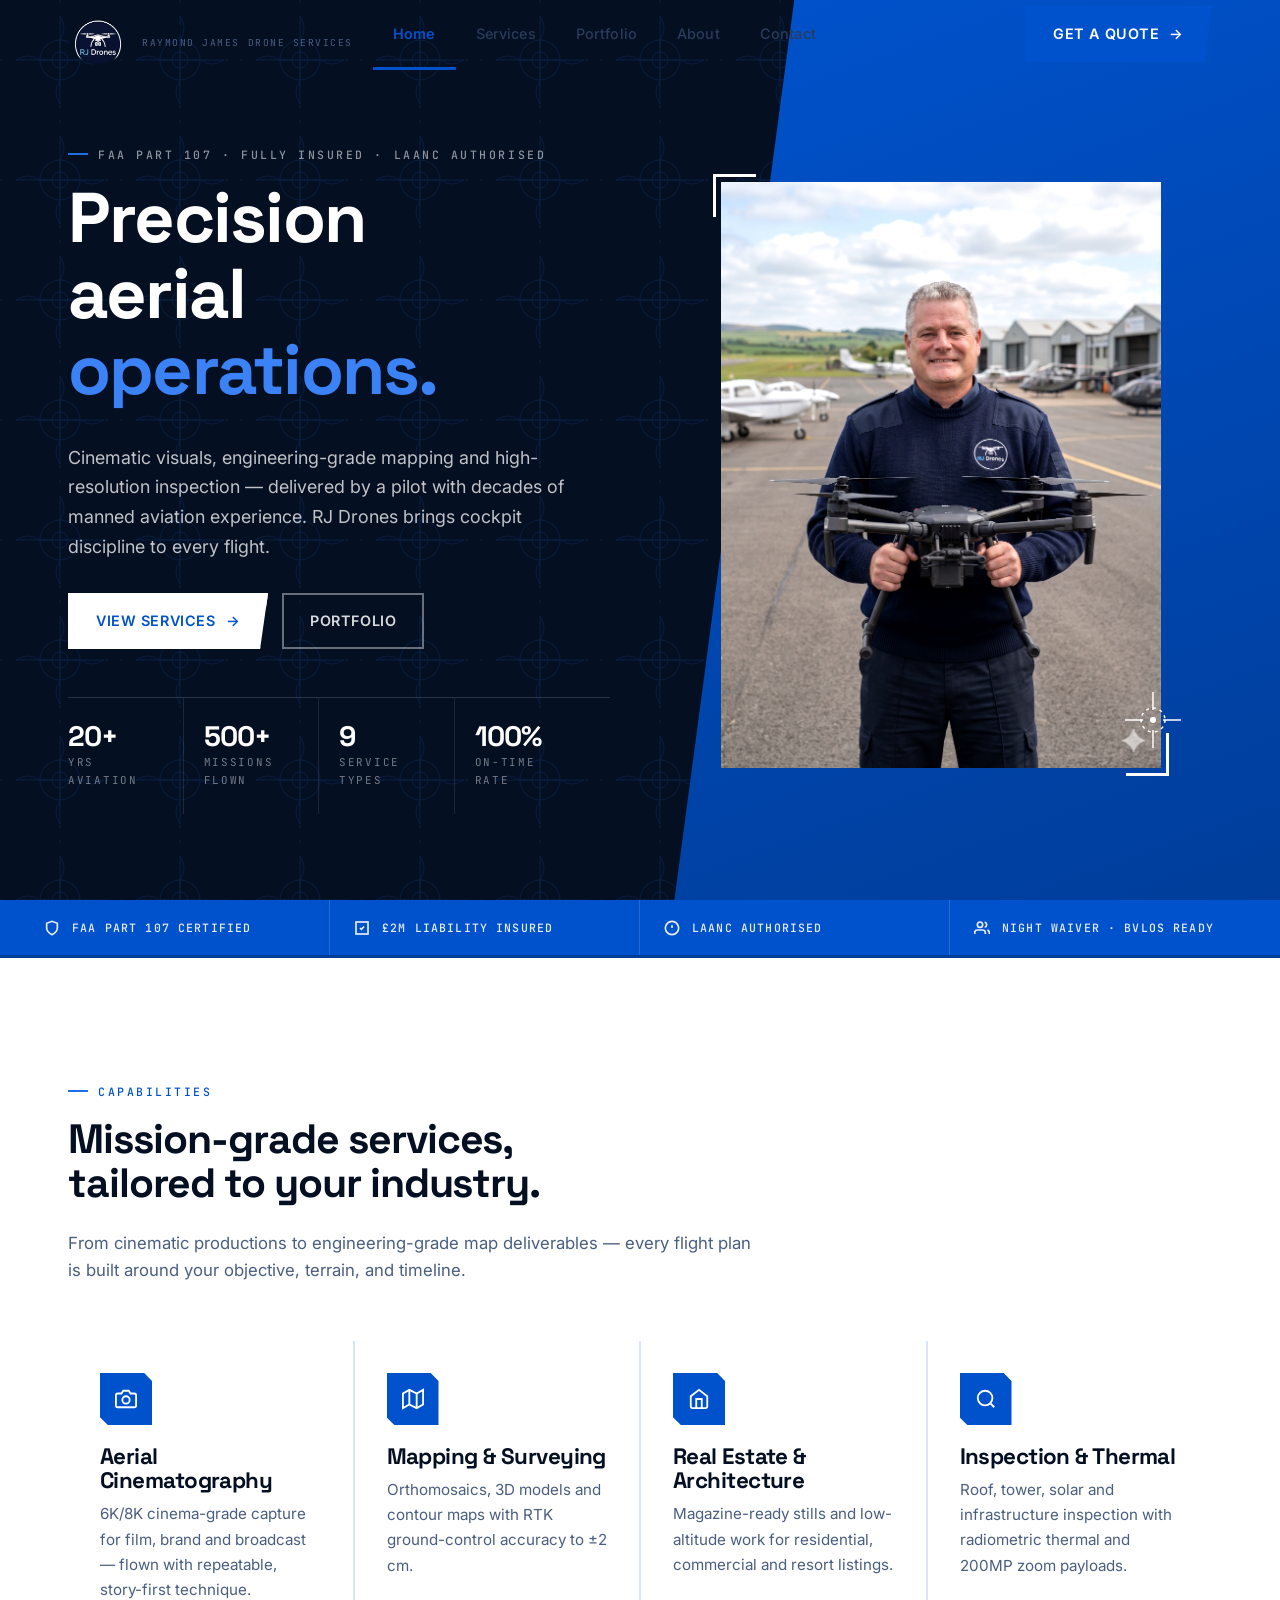
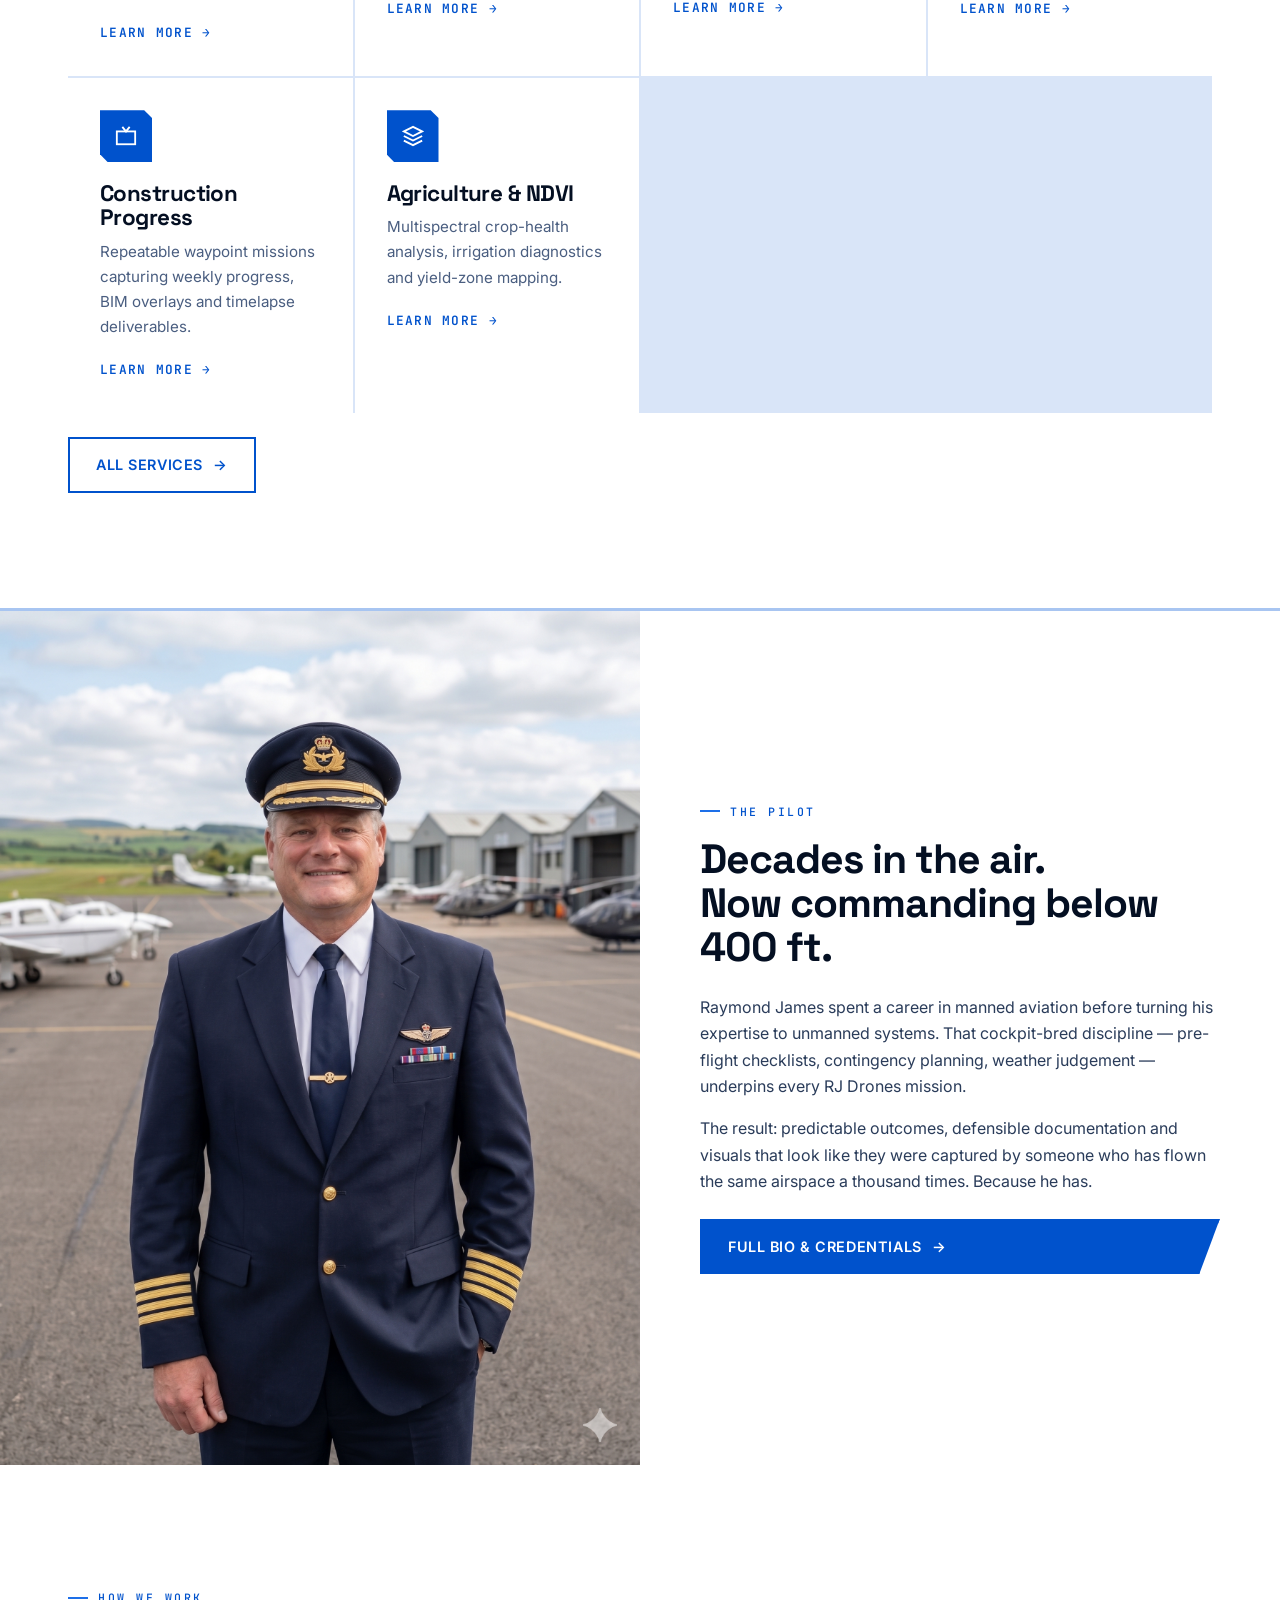
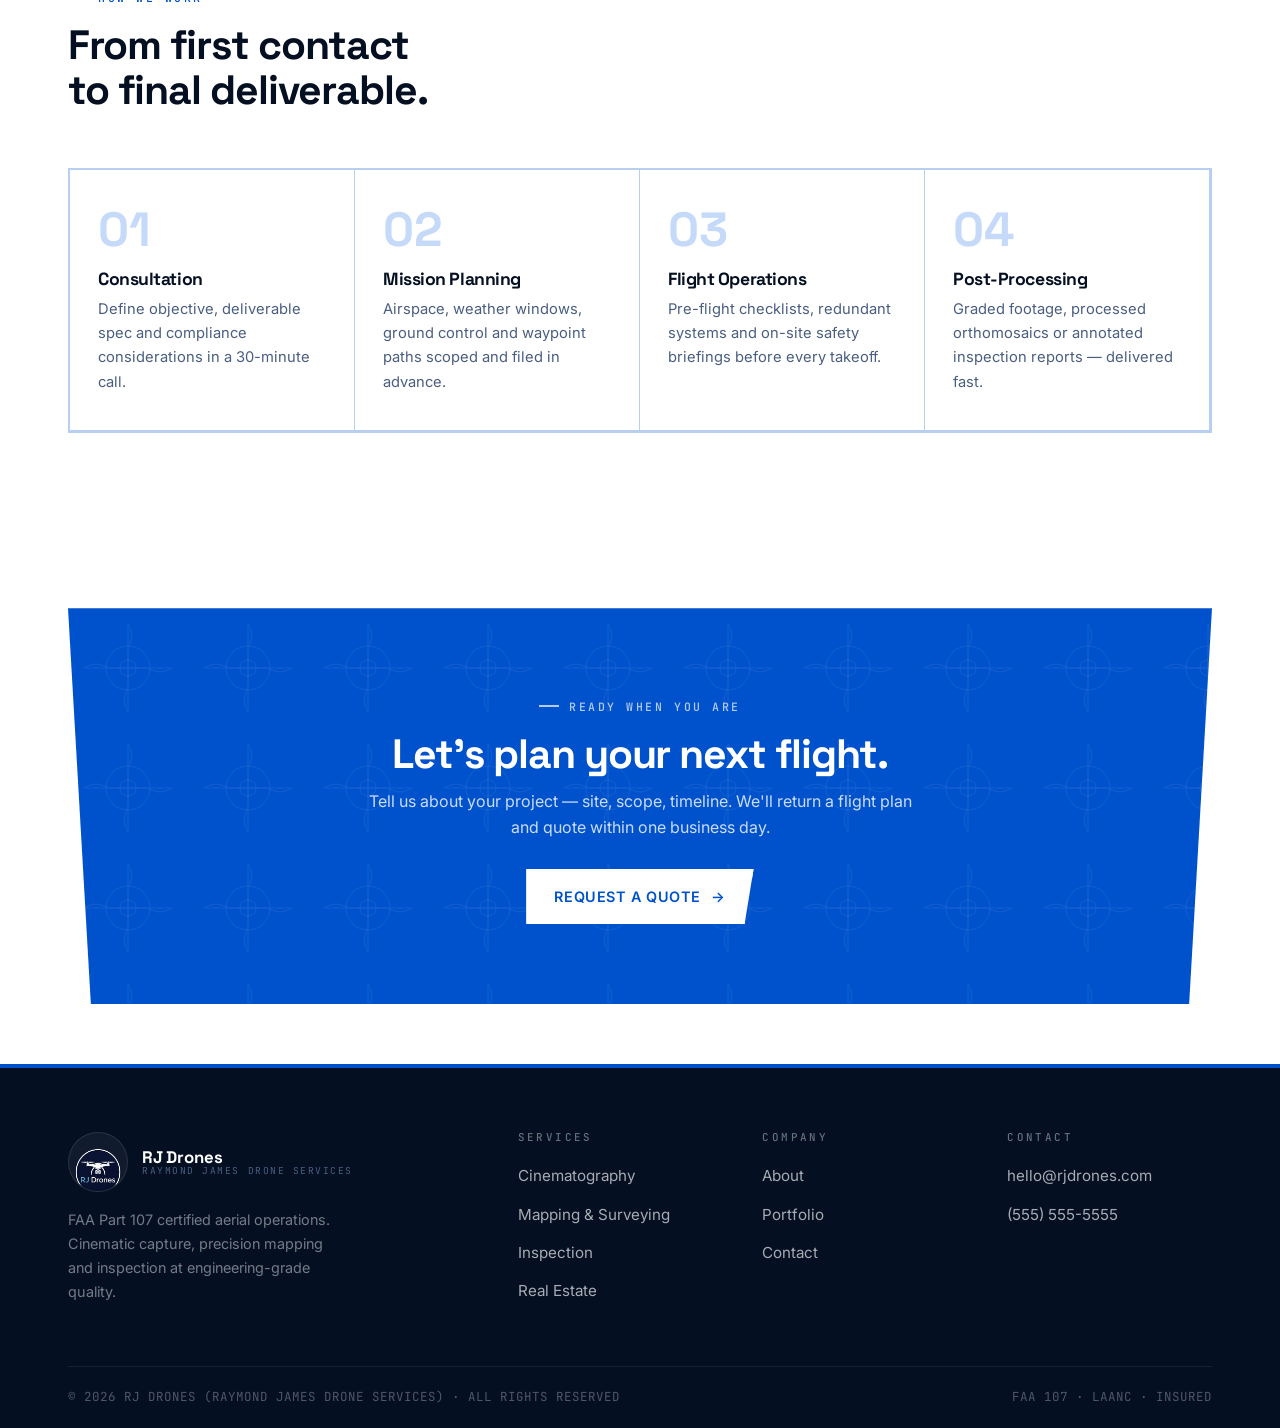
<file: index.html>
<!DOCTYPE html>
<html lang="en">
<head>
  <meta charset="UTF-8" />
  <meta name="viewport" content="width=device-width, initial-scale=1.0" />
  <title>RJ Drones — Precision Aerial Operations</title>
  <meta name="description" content="FAA-certified drone services for cinematography, mapping, inspection and surveying. Operated by Raymond James with decades of aviation experience." />
  <link rel="preconnect" href="https://fonts.googleapis.com" />
  <link rel="preconnect" href="https://fonts.gstatic.com" crossorigin />
  <link href="https://fonts.googleapis.com/css2?family=Space+Grotesk:wght@400;500;600;700&family=Inter:wght@300;400;500;600&family=JetBrains+Mono:wght@400;500&display=swap" rel="stylesheet" />
  <link rel="stylesheet" href="css/styles.css" />
</head>
<body>

  <!-- NAV -->
  <header class="nav">
    <div class="container nav-inner">
      <a href="index.html" class="brand">
        <span class="brand-mark"><img src="assets/logo.png" alt="RJ Drones Logo" /></span>
        <span class="brand-text">
          <strong>RJ Drones</strong>
          <small>Raymond James Drone Services</small>
        </span>
      </a>
      <nav>
        <ul class="nav-links">
          <li><a href="index.html">Home</a></li>
          <li><a href="services.html">Services</a></li>
          <li><a href="portfolio.html">Portfolio</a></li>
          <li><a href="about.html">About</a></li>
          <li><a href="contact.html">Contact</a></li>
        </ul>
      </nav>
      <div class="nav-cta">
        <a href="contact.html" class="btn btn-primary">Get a Quote <span class="btn-arrow">→</span></a>
        <button class="nav-toggle" aria-label="Toggle menu" aria-expanded="false">
          <svg width="20" height="20" viewBox="0 0 24 24" fill="none" stroke="currentColor" stroke-width="2.5">
            <line x1="3" y1="6" x2="21" y2="6"/><line x1="3" y1="12" x2="21" y2="12"/><line x1="3" y1="18" x2="21" y2="18"/>
          </svg>
        </button>
      </div>
    </div>
  </header>

  <!-- HERO -->
  <section class="hero">
    <div class="container">

      <!-- LEFT: content -->
      <div class="hero-content">
        <span class="eyebrow" style="color:rgba(255,255,255,0.55);">FAA Part 107 · Fully Insured · LAANC Authorised</span>
        <h1>Precision<br/>aerial<br/><span class="accent">operations.</span></h1>
        <p class="hero-lede">
          Cinematic visuals, engineering-grade mapping and high-resolution inspection — delivered by a pilot with decades of manned aviation experience. RJ Drones brings cockpit discipline to every flight.
        </p>
        <div class="hero-actions">
          <a href="services.html" class="btn btn-white">View Services <span class="btn-arrow">→</span></a>
          <a href="portfolio.html" class="btn btn-ghost" style="border-color:rgba(255,255,255,0.4);color:rgba(255,255,255,0.85);">Portfolio</a>
        </div>
        <div class="hero-stats">
          <div class="stat">
            <div class="num"><span data-count="20" data-suffix="+">0+</span></div>
            <div class="label">Yrs Aviation</div>
          </div>
          <div class="stat">
            <div class="num"><span data-count="500" data-suffix="+">0+</span></div>
            <div class="label">Missions Flown</div>
          </div>
          <div class="stat">
            <div class="num"><span data-count="9">0</span></div>
            <div class="label">Service Types</div>
          </div>
          <div class="stat">
            <div class="num"><span data-count="100" data-suffix="%">0%</span></div>
            <div class="label">On-Time Rate</div>
          </div>
        </div>
      </div>

      <!-- RIGHT: headshot -->
      <div class="hero-image-col">
        <div class="hero-img-wrap">
          <img src="assets/headshot.png" alt="Raymond James — Founder & Chief Pilot, RJ Drones" style="object-position: top center;" />
          <!-- Crosshair SVG -->
          <svg class="img-target" viewBox="0 0 56 56" fill="none" xmlns="http://www.w3.org/2000/svg">
            <circle cx="28" cy="28" r="12" stroke="white" stroke-width="1.5" stroke-dasharray="3 4"/>
            <circle cx="28" cy="28" r="3" fill="white"/>
            <line x1="28" y1="0" x2="28" y2="18" stroke="white" stroke-width="1.5"/>
            <line x1="28" y1="38" x2="28" y2="56" stroke="white" stroke-width="1.5"/>
            <line x1="0" y1="28" x2="18" y2="28" stroke="white" stroke-width="1.5"/>
            <line x1="38" y1="28" x2="56" y2="28" stroke="white" stroke-width="1.5"/>
          </svg>
        </div>
      </div>

    </div>
  </section>

  <!-- TRUST BAR -->
  <div class="trust">
    <div class="container" style="padding:0;">
      <div class="trust-grid">
        <div class="trust-item">
          <svg width="16" height="16" viewBox="0 0 24 24" fill="none" stroke="currentColor" stroke-width="2.5"><path d="M12 22s8-4 8-10V5l-8-3-8 3v7c0 6 8 10 8 10z"/></svg>
          FAA Part 107 Certified
        </div>
        <div class="trust-item">
          <svg width="16" height="16" viewBox="0 0 24 24" fill="none" stroke="currentColor" stroke-width="2.5"><rect x="3" y="3" width="18" height="18"/><polyline points="9 12 11 14 15 10"/></svg>
          £2M Liability Insured
        </div>
        <div class="trust-item">
          <svg width="16" height="16" viewBox="0 0 24 24" fill="none" stroke="currentColor" stroke-width="2.5"><circle cx="12" cy="12" r="10"/><line x1="12" y1="8" x2="12" y2="12"/><line x1="12" y1="16" x2="12.01" y2="16"/></svg>
          LAANC Authorised
        </div>
        <div class="trust-item">
          <svg width="16" height="16" viewBox="0 0 24 24" fill="none" stroke="currentColor" stroke-width="2.5"><path d="M17 21v-2a4 4 0 0 0-4-4H5a4 4 0 0 0-4 4v2"/><circle cx="9" cy="7" r="4"/><path d="M23 21v-2a4 4 0 0 0-3-3.87"/><path d="M16 3.13a4 4 0 0 1 0 7.75"/></svg>
          Night Waiver · BVLOS Ready
        </div>
      </div>
    </div>
  </div>

  <!-- SERVICES -->
  <section>
    <div class="container">
      <div class="section-head reveal">
        <span class="eyebrow">Capabilities</span>
        <h2>Mission-grade services,<br/>tailored to your industry.</h2>
        <p>From cinematic productions to engineering-grade map deliverables — every flight plan is built around your objective, terrain, and timeline.</p>
      </div>
      <div class="services-grid">

        <article class="service-card reveal">
          <div class="service-icon">
            <svg width="22" height="22" viewBox="0 0 24 24" fill="none" stroke="currentColor" stroke-width="2"><path d="M23 19a2 2 0 0 1-2 2H3a2 2 0 0 1-2-2V8a2 2 0 0 1 2-2h4l2-3h6l2 3h4a2 2 0 0 1 2 2z"/><circle cx="12" cy="13" r="4"/></svg>
          </div>
          <h3>Aerial Cinematography</h3>
          <p>6K/8K cinema-grade capture for film, brand and broadcast — flown with repeatable, story-first technique.</p>
          <a href="services.html" class="service-link">Learn more →</a>
        </article>

        <article class="service-card reveal">
          <div class="service-icon">
            <svg width="22" height="22" viewBox="0 0 24 24" fill="none" stroke="currentColor" stroke-width="2"><polygon points="1 6 1 22 8 18 16 22 23 18 23 2 16 6 8 2 1 6"/><line x1="8" y1="2" x2="8" y2="18"/><line x1="16" y1="6" x2="16" y2="22"/></svg>
          </div>
          <h3>Mapping & Surveying</h3>
          <p>Orthomosaics, 3D models and contour maps with RTK ground-control accuracy to ±2 cm.</p>
          <a href="services.html" class="service-link">Learn more →</a>
        </article>

        <article class="service-card reveal">
          <div class="service-icon">
            <svg width="22" height="22" viewBox="0 0 24 24" fill="none" stroke="currentColor" stroke-width="2"><path d="M3 9l9-7 9 7v11a2 2 0 0 1-2 2H5a2 2 0 0 1-2-2z"/><polyline points="9 22 9 12 15 12 15 22"/></svg>
          </div>
          <h3>Real Estate & Architecture</h3>
          <p>Magazine-ready stills and low-altitude work for residential, commercial and resort listings.</p>
          <a href="services.html" class="service-link">Learn more →</a>
        </article>

        <article class="service-card reveal">
          <div class="service-icon">
            <svg width="22" height="22" viewBox="0 0 24 24" fill="none" stroke="currentColor" stroke-width="2"><circle cx="11" cy="11" r="8"/><line x1="21" y1="21" x2="16.65" y2="16.65"/></svg>
          </div>
          <h3>Inspection & Thermal</h3>
          <p>Roof, tower, solar and infrastructure inspection with radiometric thermal and 200MP zoom payloads.</p>
          <a href="services.html" class="service-link">Learn more →</a>
        </article>

        <article class="service-card reveal">
          <div class="service-icon">
            <svg width="22" height="22" viewBox="0 0 24 24" fill="none" stroke="currentColor" stroke-width="2"><rect x="2" y="7" width="20" height="14"/><polyline points="16 2 12 7 8 2"/></svg>
          </div>
          <h3>Construction Progress</h3>
          <p>Repeatable waypoint missions capturing weekly progress, BIM overlays and timelapse deliverables.</p>
          <a href="services.html" class="service-link">Learn more →</a>
        </article>

        <article class="service-card reveal">
          <div class="service-icon">
            <svg width="22" height="22" viewBox="0 0 24 24" fill="none" stroke="currentColor" stroke-width="2"><path d="M12 2L2 7l10 5 10-5-10-5z"/><polyline points="2 17 12 22 22 17"/><polyline points="2 12 12 17 22 12"/></svg>
          </div>
          <h3>Agriculture & NDVI</h3>
          <p>Multispectral crop-health analysis, irrigation diagnostics and yield-zone mapping.</p>
          <a href="services.html" class="service-link">Learn more →</a>
        </article>

      </div>
      <div style="margin-top:24px;">
        <a href="services.html" class="btn btn-ghost">All Services <span class="btn-arrow">→</span></a>
      </div>
    </div>
  </section>

  <!-- ABOUT SPLIT -->
  <section style="padding:0; background: var(--blue-50); border-top: 3px solid var(--border-mid);">
    <div class="split">
      <div class="split-media">
        <img src="assets/pilot.png" alt="Raymond James in pilot uniform — aviation career" />
      </div>
      <div class="split-content reveal">
        <span class="eyebrow">The Pilot</span>
        <h2>Decades in the air.<br/>Now commanding below 400 ft.</h2>
        <p>Raymond James spent a career in manned aviation before turning his expertise to unmanned systems. That cockpit-bred discipline — pre-flight checklists, contingency planning, weather judgement — underpins every RJ Drones mission.</p>
        <p>The result: predictable outcomes, defensible documentation and visuals that look like they were captured by someone who has flown the same airspace a thousand times. Because he has.</p>
        <a href="about.html" class="btn btn-primary" style="margin-top:8px;">Full Bio &amp; Credentials <span class="btn-arrow">→</span></a>
      </div>
    </div>
  </section>

  <!-- PROCESS -->
  <section>
    <div class="container">
      <div class="section-head reveal">
        <span class="eyebrow">How we work</span>
        <h2>From first contact<br/>to final deliverable.</h2>
      </div>
      <div class="process reveal">
        <div class="process-step">
          <h3>Consultation</h3>
          <p>Define objective, deliverable spec and compliance considerations in a 30-minute call.</p>
        </div>
        <div class="process-step">
          <h3>Mission Planning</h3>
          <p>Airspace, weather windows, ground control and waypoint paths scoped and filed in advance.</p>
        </div>
        <div class="process-step">
          <h3>Flight Operations</h3>
          <p>Pre-flight checklists, redundant systems and on-site safety briefings before every takeoff.</p>
        </div>
        <div class="process-step">
          <h3>Post-Processing</h3>
          <p>Graded footage, processed orthomosaics or annotated inspection reports — delivered fast.</p>
        </div>
      </div>
    </div>
  </section>

  <!-- CTA -->
  <section style="padding: 60px 0;">
    <div class="container">
      <div class="cta-banner centered reveal">
        <span class="eyebrow">Ready when you are</span>
        <h2>Let's plan your next flight.</h2>
        <p>Tell us about your project — site, scope, timeline. We'll return a flight plan and quote within one business day.</p>
        <a href="contact.html" class="btn btn-white">Request a Quote <span class="btn-arrow">→</span></a>
      </div>
    </div>
  </section>

  <!-- FOOTER -->
  <footer class="footer">
    <div class="container">
      <div class="footer-grid">
        <div class="footer-brand">
          <a href="index.html" class="brand">
            <span class="brand-mark"><img src="assets/logo.png" alt="RJ Drones Logo" /></span>
            <span class="brand-text">
              <strong style="color:white;">RJ Drones</strong>
              <small>Raymond James Drone Services</small>
            </span>
          </a>
          <p>FAA Part 107 certified aerial operations. Cinematic capture, precision mapping and inspection at engineering-grade quality.</p>
        </div>
        <div>
          <h4>Services</h4>
          <ul>
            <li><a href="services.html">Cinematography</a></li>
            <li><a href="services.html">Mapping & Surveying</a></li>
            <li><a href="services.html">Inspection</a></li>
            <li><a href="services.html">Real Estate</a></li>
          </ul>
        </div>
        <div>
          <h4>Company</h4>
          <ul>
            <li><a href="about.html">About</a></li>
            <li><a href="portfolio.html">Portfolio</a></li>
            <li><a href="contact.html">Contact</a></li>
          </ul>
        </div>
        <div>
          <h4>Contact</h4>
          <ul>
            <li><a href="mailto:hello@rjdrones.com">hello@rjdrones.com</a></li>
            <li><a href="tel:+15555555555">(555) 555-5555</a></li>
          </ul>
        </div>
      </div>
      <div class="footer-bottom">
        <span>© <span data-year>2026</span> RJ DRONES (RAYMOND JAMES DRONE SERVICES) · ALL RIGHTS RESERVED</span>
        <span>FAA 107 · LAANC · INSURED</span>
      </div>
    </div>
  </footer>

  <script src="js/main.js"></script>
</body>
</html>
</file>
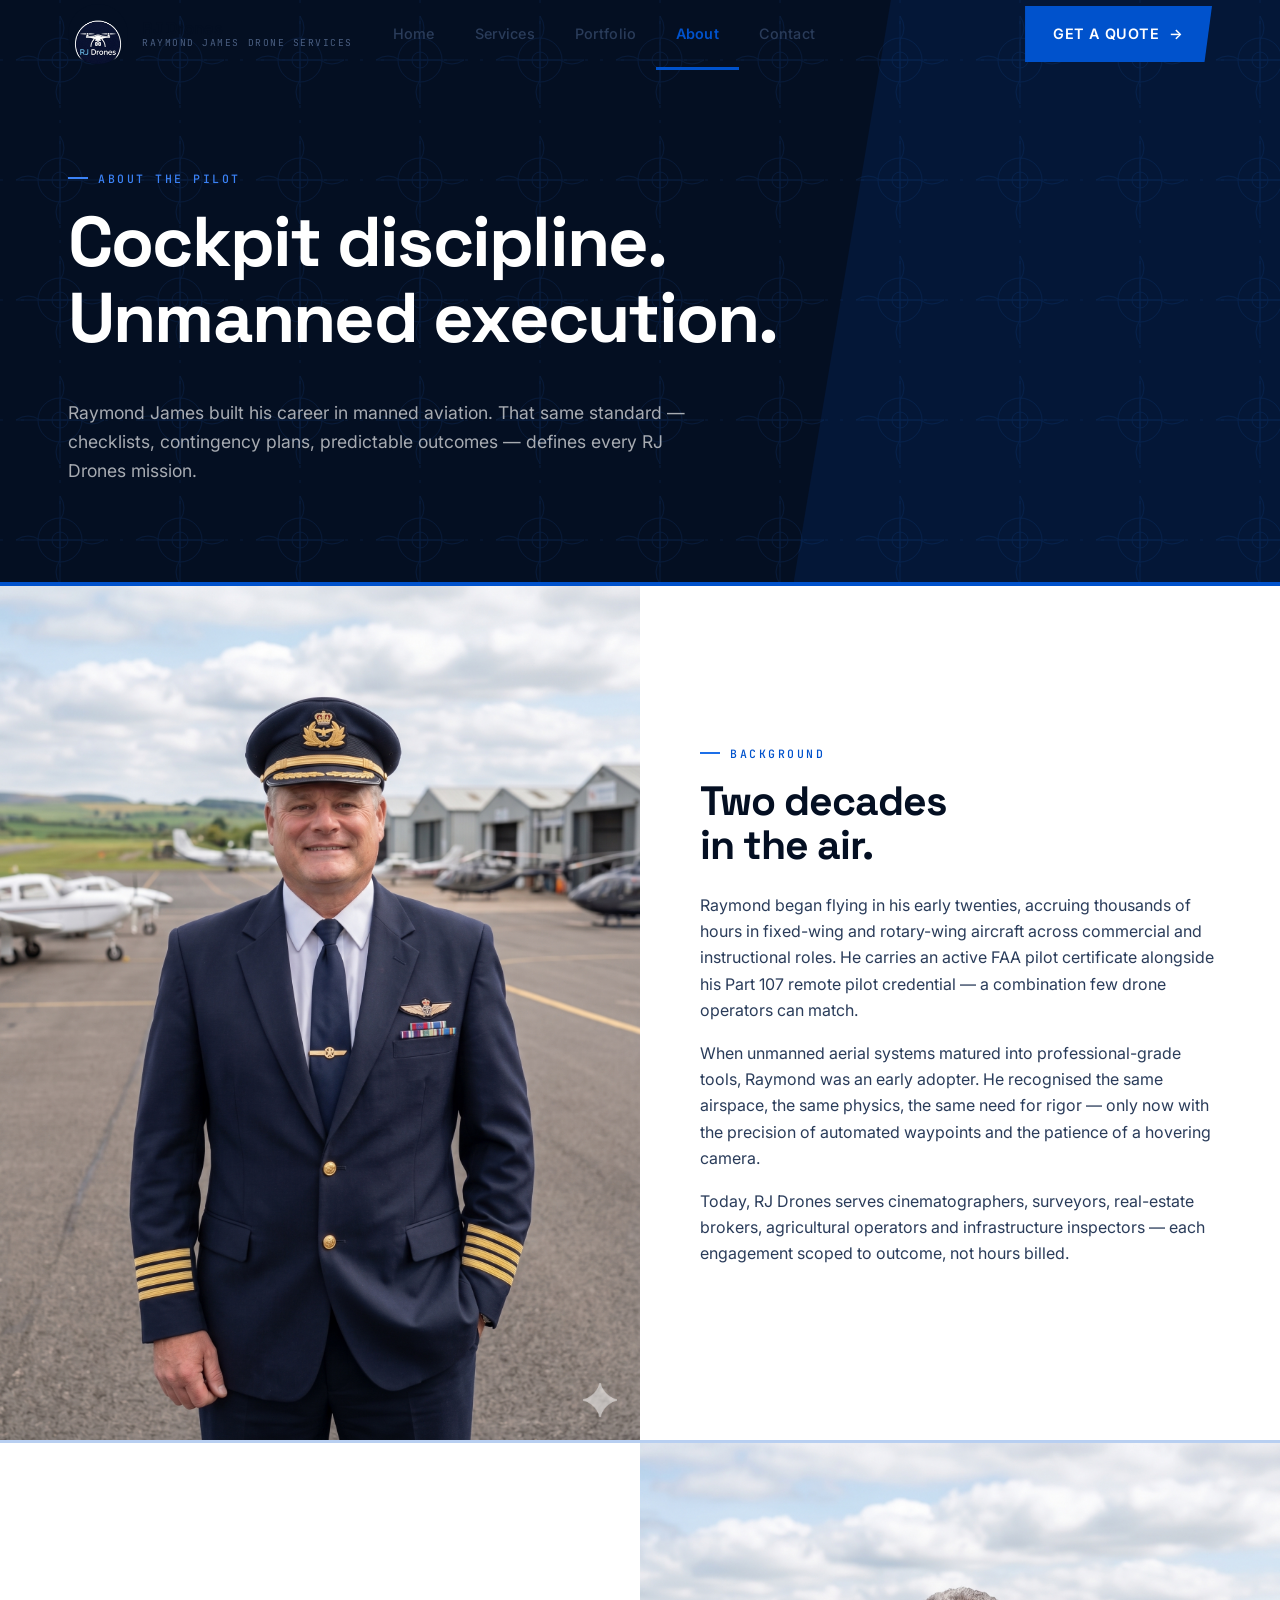
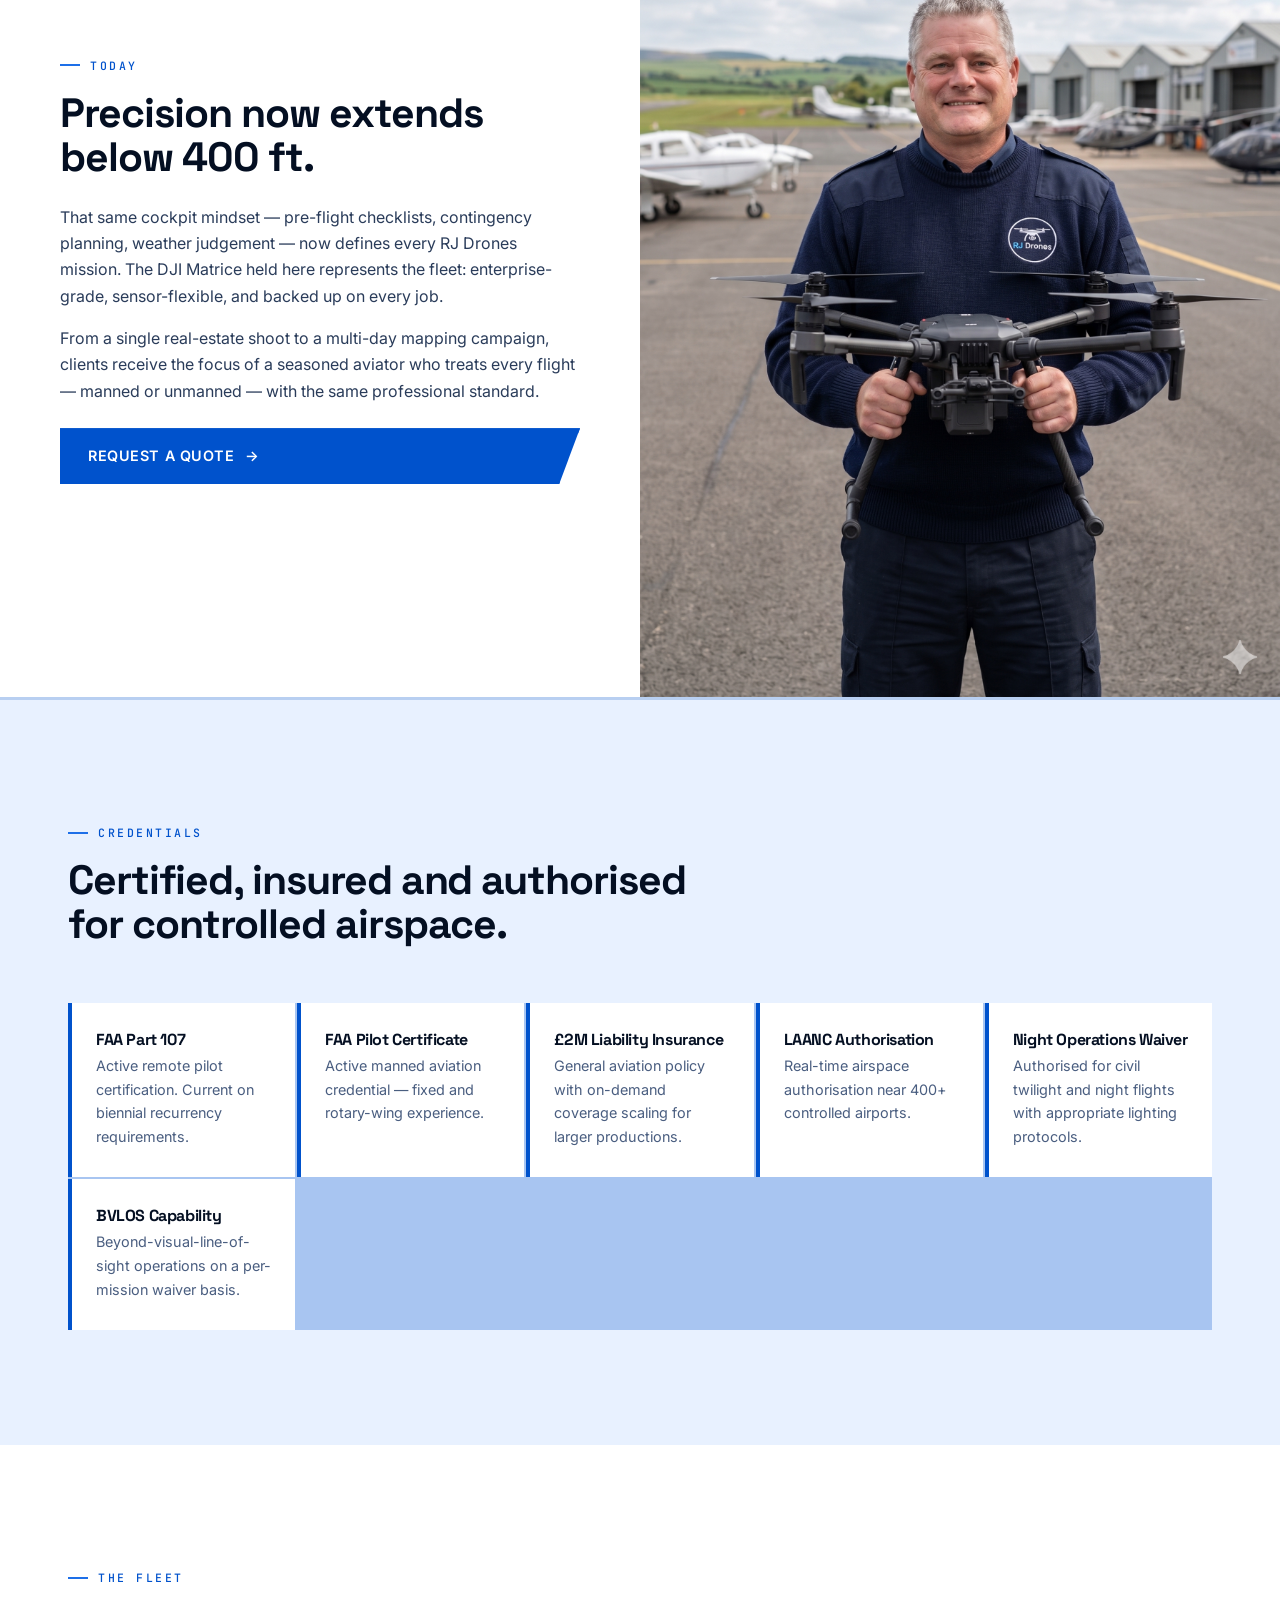
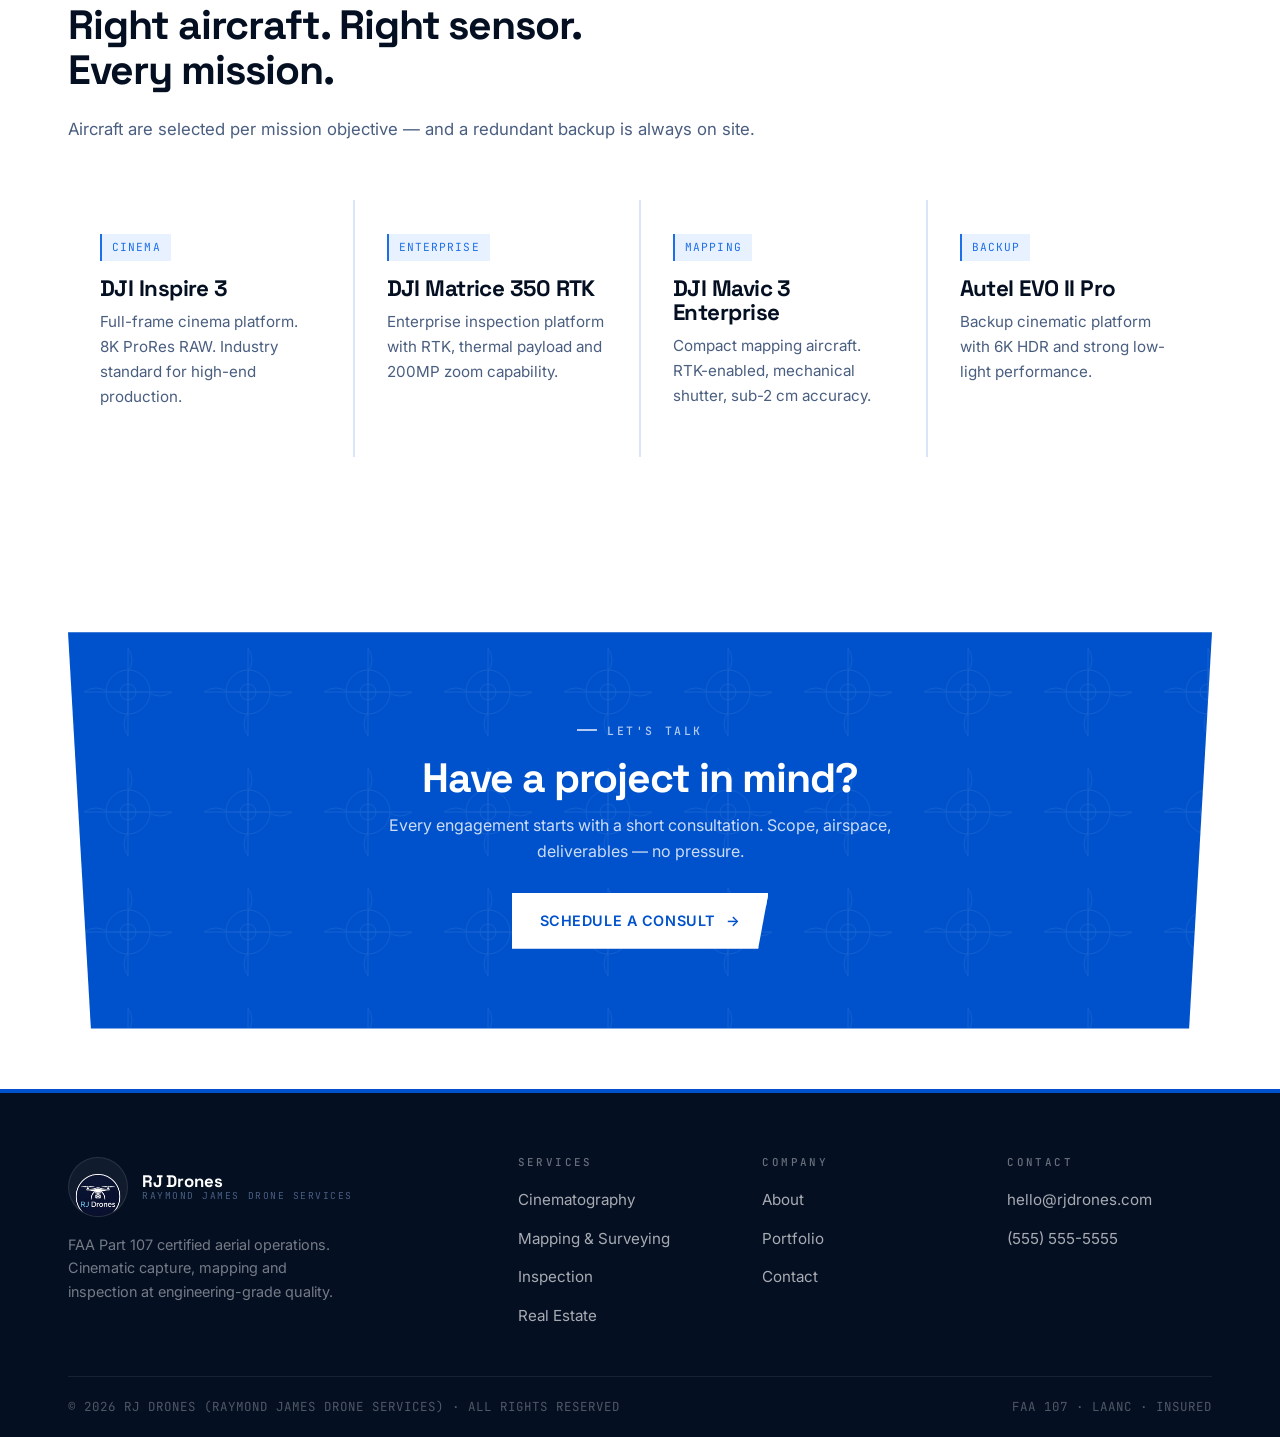
<file: about.html>
<!DOCTYPE html>
<html lang="en">
<head>
  <meta charset="UTF-8" />
  <meta name="viewport" content="width=device-width, initial-scale=1.0" />
  <title>About — RJ Drones</title>
  <meta name="description" content="Raymond James — decades of aviation experience, now applied to professional drone operations." />
  <link rel="preconnect" href="https://fonts.googleapis.com" />
  <link rel="preconnect" href="https://fonts.gstatic.com" crossorigin />
  <link href="https://fonts.googleapis.com/css2?family=Space+Grotesk:wght@400;500;600;700&family=Inter:wght@300;400;500;600&family=JetBrains+Mono:wght@400;500&display=swap" rel="stylesheet" />
  <link rel="stylesheet" href="css/styles.css" />
</head>
<body>

  <header class="nav">
    <div class="container nav-inner">
      <a href="index.html" class="brand">
        <span class="brand-mark"><img src="assets/logo.png" alt="RJ Drones Logo" /></span>
        <span class="brand-text">
          <strong>RJ Drones</strong>
          <small>Raymond James Drone Services</small>
        </span>
      </a>
      <nav>
        <ul class="nav-links">
          <li><a href="index.html">Home</a></li>
          <li><a href="services.html">Services</a></li>
          <li><a href="portfolio.html">Portfolio</a></li>
          <li><a href="about.html">About</a></li>
          <li><a href="contact.html">Contact</a></li>
        </ul>
      </nav>
      <div class="nav-cta">
        <a href="contact.html" class="btn btn-primary">Get a Quote <span class="btn-arrow">→</span></a>
        <button class="nav-toggle" aria-label="Toggle menu" aria-expanded="false">
          <svg width="20" height="20" viewBox="0 0 24 24" fill="none" stroke="currentColor" stroke-width="2.5"><line x1="3" y1="6" x2="21" y2="6"/><line x1="3" y1="12" x2="21" y2="12"/><line x1="3" y1="18" x2="21" y2="18"/></svg>
        </button>
      </div>
    </div>
  </header>

  <section class="page-hero">
    <div class="container">
      <span class="eyebrow">About the pilot</span>
      <h1>Cockpit discipline.<br/>Unmanned execution.</h1>
      <p>Raymond James built his career in manned aviation. That same standard — checklists, contingency plans, predictable outcomes — defines every RJ Drones mission.</p>
    </div>
  </section>

  <!-- BIO SPLIT: pilot uniform = aviation career story -->
  <section style="padding:0; border-bottom: 3px solid var(--border-mid);">
    <div class="split">
      <div class="split-media">
        <img src="assets/pilot.png" alt="Raymond James in captain's uniform — aviation career" />
      </div>
      <div class="split-content reveal">
        <span class="eyebrow">Background</span>
        <h2>Two decades<br/>in the air.</h2>
        <p>Raymond began flying in his early twenties, accruing thousands of hours in fixed-wing and rotary-wing aircraft across commercial and instructional roles. He carries an active FAA pilot certificate alongside his Part 107 remote pilot credential — a combination few drone operators can match.</p>
        <p>When unmanned aerial systems matured into professional-grade tools, Raymond was an early adopter. He recognised the same airspace, the same physics, the same need for rigor — only now with the precision of automated waypoints and the patience of a hovering camera.</p>
        <p>Today, RJ Drones serves cinematographers, surveyors, real-estate brokers, agricultural operators and infrastructure inspectors — each engagement scoped to outcome, not hours billed.</p>
      </div>
    </div>
  </section>

  <!-- SECOND SPLIT: drone photo = current RJ Drones work -->
  <section style="padding:0; border-bottom: 3px solid var(--border-mid);">
    <div class="split reverse">
      <div class="split-media">
        <img src="assets/headshot.png" alt="Raymond James holding DJI Matrice — RJ Drones operations" />
      </div>
      <div class="split-content reveal">
        <span class="eyebrow">Today</span>
        <h2>Precision now extends<br/>below 400 ft.</h2>
        <p>That same cockpit mindset — pre-flight checklists, contingency planning, weather judgement — now defines every RJ Drones mission. The DJI Matrice held here represents the fleet: enterprise-grade, sensor-flexible, and backed up on every job.</p>
        <p>From a single real-estate shoot to a multi-day mapping campaign, clients receive the focus of a seasoned aviator who treats every flight — manned or unmanned — with the same professional standard.</p>
        <a href="contact.html" class="btn btn-primary" style="margin-top:8px;">Request a Quote <span class="btn-arrow">→</span></a>
      </div>
    </div>
  </section>

  <!-- CREDENTIALS -->
  <section class="section-light">
    <div class="container">
      <div class="section-head reveal">
        <span class="eyebrow">Credentials</span>
        <h2>Certified, insured and authorised<br/>for controlled airspace.</h2>
      </div>
      <div class="cred-grid reveal">
        <div class="cred-item">
          <h4>FAA Part 107</h4>
          <p>Active remote pilot certification. Current on biennial recurrency requirements.</p>
        </div>
        <div class="cred-item">
          <h4>FAA Pilot Certificate</h4>
          <p>Active manned aviation credential — fixed and rotary-wing experience.</p>
        </div>
        <div class="cred-item">
          <h4>£2M Liability Insurance</h4>
          <p>General aviation policy with on-demand coverage scaling for larger productions.</p>
        </div>
        <div class="cred-item">
          <h4>LAANC Authorisation</h4>
          <p>Real-time airspace authorisation near 400+ controlled airports.</p>
        </div>
        <div class="cred-item">
          <h4>Night Operations Waiver</h4>
          <p>Authorised for civil twilight and night flights with appropriate lighting protocols.</p>
        </div>
        <div class="cred-item">
          <h4>BVLOS Capability</h4>
          <p>Beyond-visual-line-of-sight operations on a per-mission waiver basis.</p>
        </div>
      </div>
    </div>
  </section>

  <!-- EQUIPMENT -->
  <section>
    <div class="container">
      <div class="section-head reveal">
        <span class="eyebrow">The Fleet</span>
        <h2>Right aircraft. Right sensor.<br/>Every mission.</h2>
        <p>Aircraft are selected per mission objective — and a redundant backup is always on site.</p>
      </div>
      <div class="services-grid">
        <article class="service-card reveal">
          <div class="service-tag">Cinema</div>
          <h3>DJI Inspire 3</h3>
          <p>Full-frame cinema platform. 8K ProRes RAW. Industry standard for high-end production.</p>
        </article>
        <article class="service-card reveal">
          <div class="service-tag">Enterprise</div>
          <h3>DJI Matrice 350 RTK</h3>
          <p>Enterprise inspection platform with RTK, thermal payload and 200MP zoom capability.</p>
        </article>
        <article class="service-card reveal">
          <div class="service-tag">Mapping</div>
          <h3>DJI Mavic 3 Enterprise</h3>
          <p>Compact mapping aircraft. RTK-enabled, mechanical shutter, sub-2 cm accuracy.</p>
        </article>
        <article class="service-card reveal">
          <div class="service-tag">Backup</div>
          <h3>Autel EVO II Pro</h3>
          <p>Backup cinematic platform with 6K HDR and strong low-light performance.</p>
        </article>
      </div>
    </div>
  </section>

  <section style="padding: 60px 0;">
    <div class="container">
      <div class="cta-banner centered reveal">
        <span class="eyebrow">Let's talk</span>
        <h2>Have a project in mind?</h2>
        <p>Every engagement starts with a short consultation. Scope, airspace, deliverables — no pressure.</p>
        <a href="contact.html" class="btn btn-white">Schedule a Consult <span class="btn-arrow">→</span></a>
      </div>
    </div>
  </section>

  <footer class="footer">
    <div class="container">
      <div class="footer-grid">
        <div class="footer-brand">
          <a href="index.html" class="brand">
            <span class="brand-mark"><img src="assets/logo.png" alt="RJ Drones Logo" /></span>
            <span class="brand-text"><strong style="color:white;">RJ Drones</strong><small>Raymond James Drone Services</small></span>
          </a>
          <p>FAA Part 107 certified aerial operations. Cinematic capture, mapping and inspection at engineering-grade quality.</p>
        </div>
        <div>
          <h4>Services</h4>
          <ul>
            <li><a href="services.html">Cinematography</a></li>
            <li><a href="services.html">Mapping & Surveying</a></li>
            <li><a href="services.html">Inspection</a></li>
            <li><a href="services.html">Real Estate</a></li>
          </ul>
        </div>
        <div>
          <h4>Company</h4>
          <ul>
            <li><a href="about.html">About</a></li>
            <li><a href="portfolio.html">Portfolio</a></li>
            <li><a href="contact.html">Contact</a></li>
          </ul>
        </div>
        <div>
          <h4>Contact</h4>
          <ul>
            <li><a href="mailto:hello@rjdrones.com">hello@rjdrones.com</a></li>
            <li><a href="tel:+15555555555">(555) 555-5555</a></li>
          </ul>
        </div>
      </div>
      <div class="footer-bottom">
        <span>© <span data-year>2026</span> RJ DRONES (RAYMOND JAMES DRONE SERVICES) · ALL RIGHTS RESERVED</span>
        <span>FAA 107 · LAANC · INSURED</span>
      </div>
    </div>
  </footer>

  <script src="js/main.js"></script>
</body>
</html>
</file>
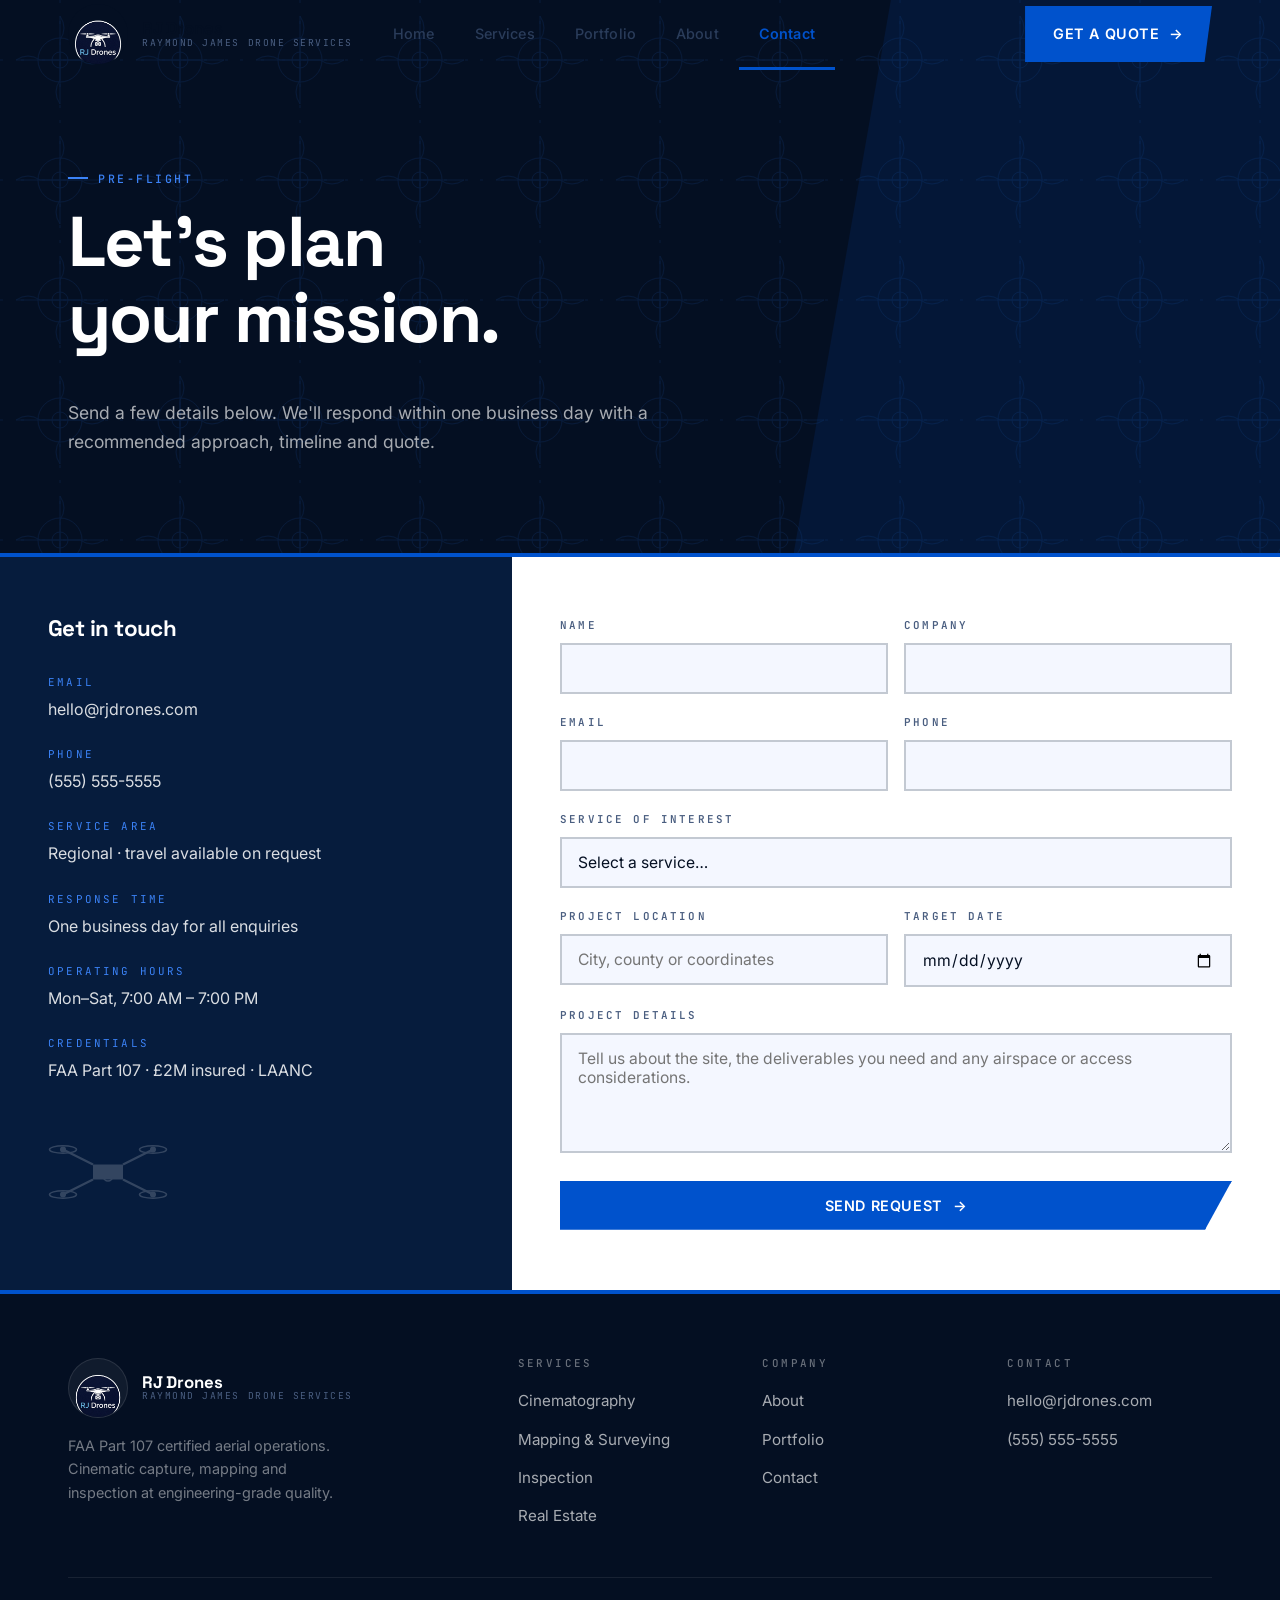
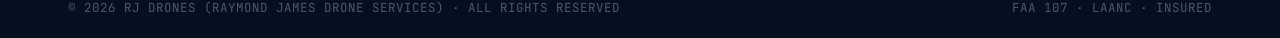
<file: contact.html>
<!DOCTYPE html>
<html lang="en">
<head>
  <meta charset="UTF-8" />
  <meta name="viewport" content="width=device-width, initial-scale=1.0" />
  <title>Contact — RJ Drones</title>
  <meta name="description" content="Request a quote or schedule a consultation with RJ Drones." />
  <link rel="preconnect" href="https://fonts.googleapis.com" />
  <link rel="preconnect" href="https://fonts.gstatic.com" crossorigin />
  <link href="https://fonts.googleapis.com/css2?family=Space+Grotesk:wght@400;500;600;700&family=Inter:wght@300;400;500;600&family=JetBrains+Mono:wght@400;500&display=swap" rel="stylesheet" />
  <link rel="stylesheet" href="css/styles.css" />
</head>
<body>

  <header class="nav">
    <div class="container nav-inner">
      <a href="index.html" class="brand">
        <span class="brand-mark"><img src="assets/logo.png" alt="RJ Drones Logo" /></span>
        <span class="brand-text">
          <strong>RJ Drones</strong>
          <small>Raymond James Drone Services</small>
        </span>
      </a>
      <nav>
        <ul class="nav-links">
          <li><a href="index.html">Home</a></li>
          <li><a href="services.html">Services</a></li>
          <li><a href="portfolio.html">Portfolio</a></li>
          <li><a href="about.html">About</a></li>
          <li><a href="contact.html">Contact</a></li>
        </ul>
      </nav>
      <div class="nav-cta">
        <a href="contact.html" class="btn btn-primary">Get a Quote <span class="btn-arrow">→</span></a>
        <button class="nav-toggle" aria-label="Toggle menu" aria-expanded="false">
          <svg width="20" height="20" viewBox="0 0 24 24" fill="none" stroke="currentColor" stroke-width="2.5"><line x1="3" y1="6" x2="21" y2="6"/><line x1="3" y1="12" x2="21" y2="12"/><line x1="3" y1="18" x2="21" y2="18"/></svg>
        </button>
      </div>
    </div>
  </header>

  <section class="page-hero">
    <div class="container">
      <span class="eyebrow">Pre-flight</span>
      <h1>Let's plan<br/>your mission.</h1>
      <p>Send a few details below. We'll respond within one business day with a recommended approach, timeline and quote.</p>
    </div>
  </section>

  <section style="padding:0;">
    <div class="form-wrap">

      <!-- LEFT: contact details -->
      <div class="contact-info reveal">
        <h3>Get in touch</h3>
        <dl>
          <div>
            <dt>Email</dt>
            <dd><a href="mailto:hello@rjdrones.com">hello@rjdrones.com</a></dd>
          </div>
          <div>
            <dt>Phone</dt>
            <dd><a href="tel:+15555555555">(555) 555-5555</a></dd>
          </div>
          <div>
            <dt>Service Area</dt>
            <dd>Regional · travel available on request</dd>
          </div>
          <div>
            <dt>Response Time</dt>
            <dd>One business day for all enquiries</dd>
          </div>
          <div>
            <dt>Operating Hours</dt>
            <dd>Mon–Sat, 7:00 AM – 7:00 PM</dd>
          </div>
          <div>
            <dt>Credentials</dt>
            <dd>FAA Part 107 · £2M insured · LAANC</dd>
          </div>
        </dl>

        <!-- Decorative drone SVG -->
        <svg style="margin-top:48px;opacity:0.18;" width="120" height="80" viewBox="0 0 160 80" fill="none" xmlns="http://www.w3.org/2000/svg">
          <!-- drone body -->
          <rect x="60" y="30" width="40" height="20" fill="white"/>
          <!-- arms -->
          <line x1="60" y1="30" x2="20" y2="10" stroke="white" stroke-width="3"/>
          <line x1="100" y1="30" x2="140" y2="10" stroke="white" stroke-width="3"/>
          <line x1="60" y1="50" x2="20" y2="70" stroke="white" stroke-width="3"/>
          <line x1="100" y1="50" x2="140" y2="70" stroke="white" stroke-width="3"/>
          <!-- propellers -->
          <ellipse cx="20" cy="10" rx="18" ry="5" stroke="white" stroke-width="2"/>
          <ellipse cx="140" cy="10" rx="18" ry="5" stroke="white" stroke-width="2"/>
          <ellipse cx="20" cy="70" rx="18" ry="5" stroke="white" stroke-width="2"/>
          <ellipse cx="140" cy="70" rx="18" ry="5" stroke="white" stroke-width="2"/>
          <!-- motor hubs -->
          <circle cx="20" cy="10" r="4" fill="white"/>
          <circle cx="140" cy="10" r="4" fill="white"/>
          <circle cx="20" cy="70" r="4" fill="white"/>
          <circle cx="140" cy="70" r="4" fill="white"/>
          <!-- camera -->
          <circle cx="80" cy="46" r="6" stroke="white" stroke-width="2"/>
          <circle cx="80" cy="46" r="2" fill="white"/>
        </svg>
      </div>

      <!-- RIGHT: form -->
      <form data-contact class="reveal">
        <div class="field-row">
          <div class="field">
            <label for="name">Name</label>
            <input id="name" name="name" type="text" required />
          </div>
          <div class="field">
            <label for="company">Company</label>
            <input id="company" name="company" type="text" />
          </div>
        </div>

        <div class="field-row">
          <div class="field">
            <label for="email">Email</label>
            <input id="email" name="email" type="email" required />
          </div>
          <div class="field">
            <label for="phone">Phone</label>
            <input id="phone" name="phone" type="tel" />
          </div>
        </div>

        <div class="field">
          <label for="service">Service of Interest</label>
          <select id="service" name="service" required>
            <option value="">Select a service…</option>
            <option>Aerial Cinematography</option>
            <option>Mapping & Surveying</option>
            <option>Real Estate & Architecture</option>
            <option>Inspection & Thermal</option>
            <option>Construction Progress</option>
            <option>Agriculture & NDVI</option>
            <option>Event Coverage</option>
            <option>Public Safety Support</option>
            <option>Custom / Other</option>
          </select>
        </div>

        <div class="field-row">
          <div class="field">
            <label for="location">Project Location</label>
            <input id="location" name="location" type="text" placeholder="City, county or coordinates" />
          </div>
          <div class="field">
            <label for="date">Target Date</label>
            <input id="date" name="date" type="date" />
          </div>
        </div>

        <div class="field">
          <label for="message">Project Details</label>
          <textarea id="message" name="message" placeholder="Tell us about the site, the deliverables you need and any airspace or access considerations." required></textarea>
        </div>

        <button type="submit" class="btn btn-primary" style="width:100%;justify-content:center;">
          Send Request <span class="btn-arrow">→</span>
        </button>
      </form>

    </div>
  </section>

  <footer class="footer">
    <div class="container">
      <div class="footer-grid">
        <div class="footer-brand">
          <a href="index.html" class="brand">
            <span class="brand-mark"><img src="assets/logo.png" alt="RJ Drones Logo" /></span>
            <span class="brand-text"><strong style="color:white;">RJ Drones</strong><small>Raymond James Drone Services</small></span>
          </a>
          <p>FAA Part 107 certified aerial operations. Cinematic capture, mapping and inspection at engineering-grade quality.</p>
        </div>
        <div>
          <h4>Services</h4>
          <ul>
            <li><a href="services.html">Cinematography</a></li>
            <li><a href="services.html">Mapping & Surveying</a></li>
            <li><a href="services.html">Inspection</a></li>
            <li><a href="services.html">Real Estate</a></li>
          </ul>
        </div>
        <div>
          <h4>Company</h4>
          <ul>
            <li><a href="about.html">About</a></li>
            <li><a href="portfolio.html">Portfolio</a></li>
            <li><a href="contact.html">Contact</a></li>
          </ul>
        </div>
        <div>
          <h4>Contact</h4>
          <ul>
            <li><a href="mailto:hello@rjdrones.com">hello@rjdrones.com</a></li>
            <li><a href="tel:+15555555555">(555) 555-5555</a></li>
          </ul>
        </div>
      </div>
      <div class="footer-bottom">
        <span>© <span data-year>2026</span> RJ DRONES (RAYMOND JAMES DRONE SERVICES) · ALL RIGHTS RESERVED</span>
        <span>FAA 107 · LAANC · INSURED</span>
      </div>
    </div>
  </footer>

  <script src="js/main.js"></script>
</body>
</html>
</file>
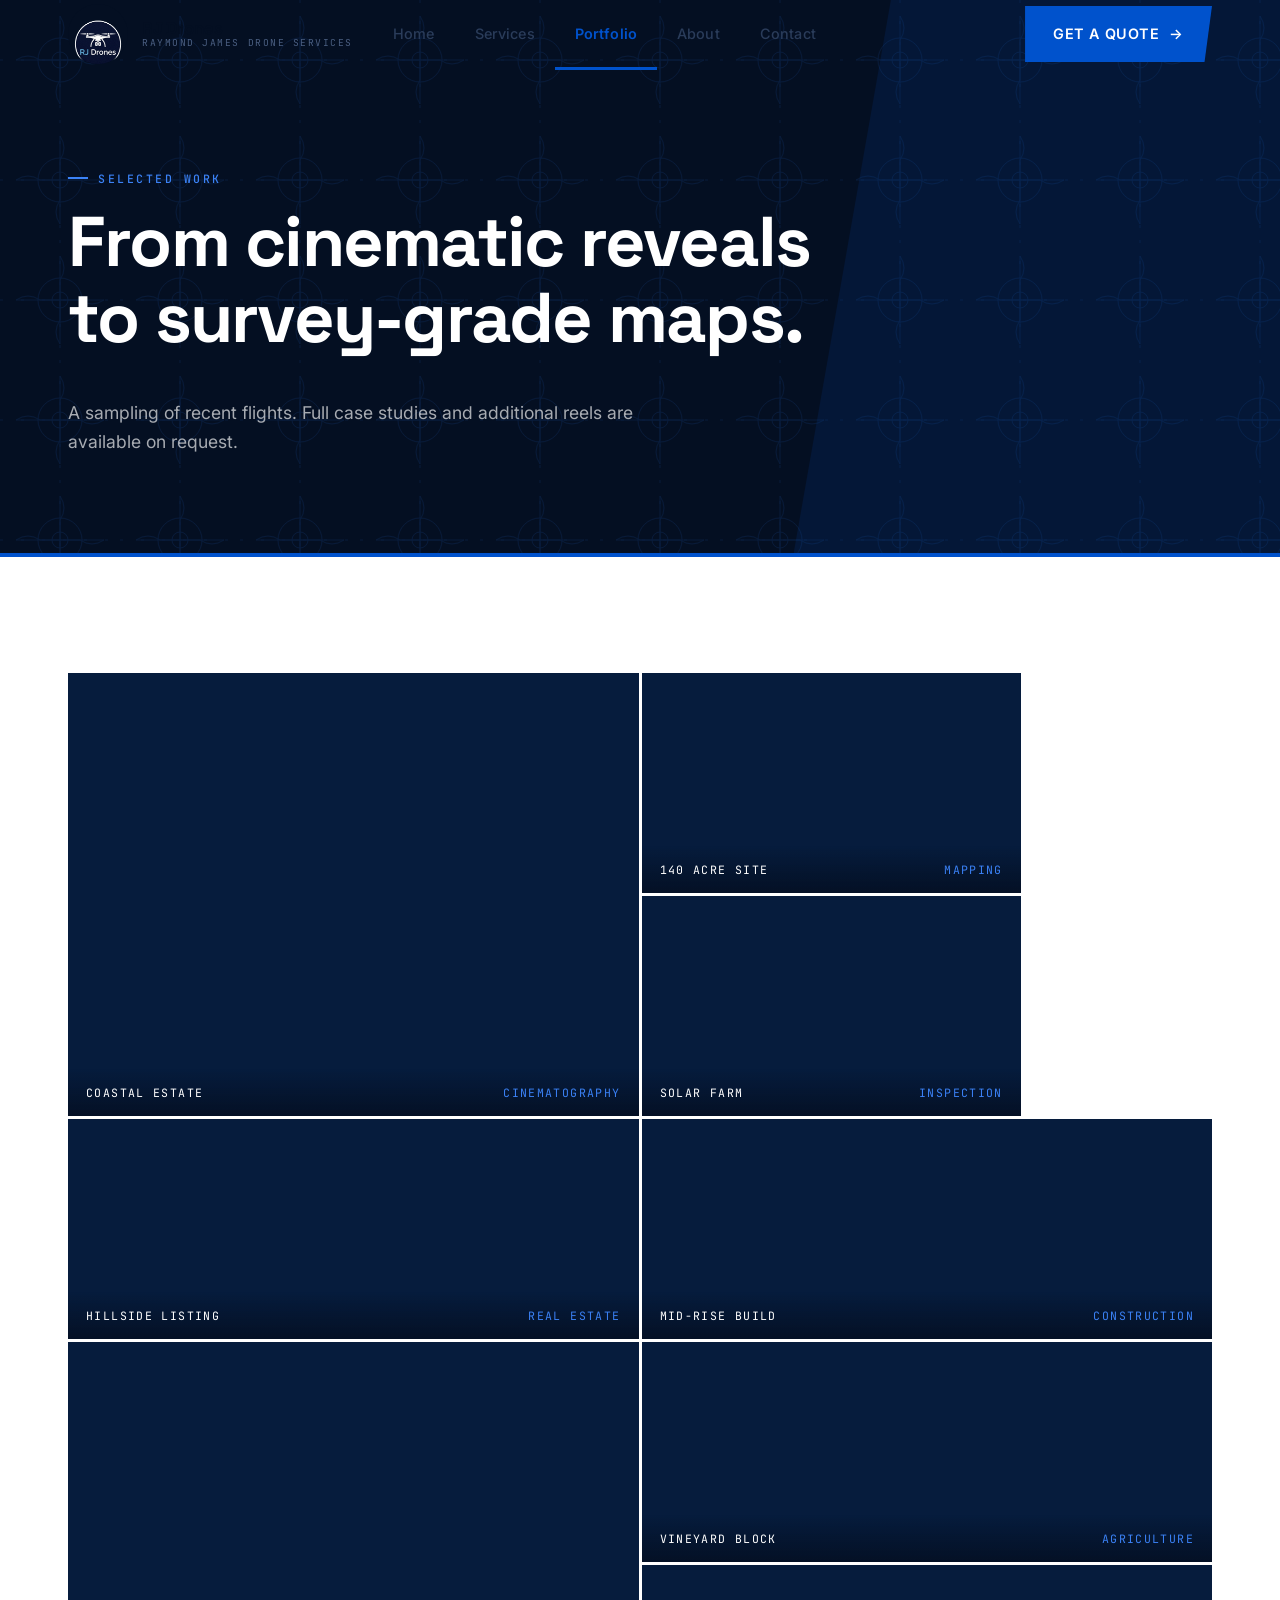
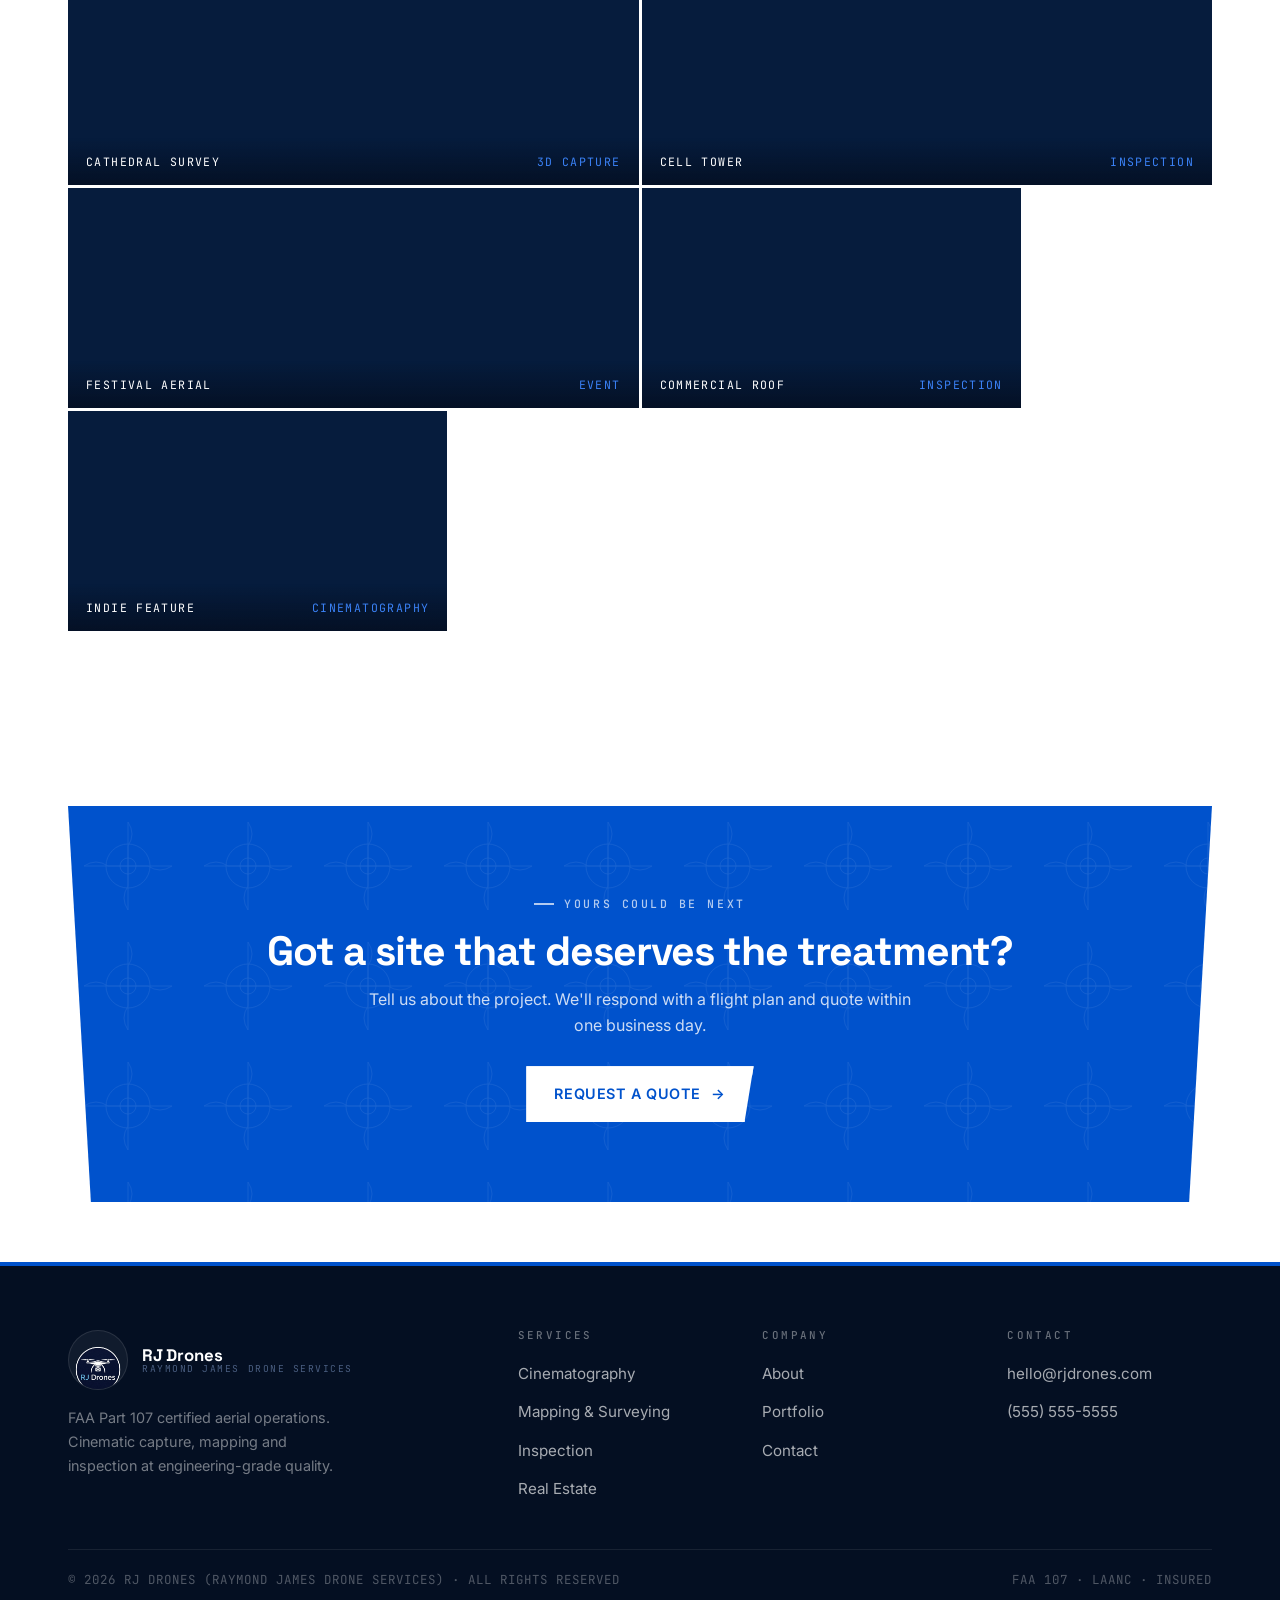
<file: portfolio.html>
<!DOCTYPE html>
<html lang="en">
<head>
  <meta charset="UTF-8" />
  <meta name="viewport" content="width=device-width, initial-scale=1.0" />
  <title>Portfolio — RJ Drones</title>
  <meta name="description" content="Selected aerial work — cinematography, mapping, inspection, and real estate." />
  <link rel="preconnect" href="https://fonts.googleapis.com" />
  <link rel="preconnect" href="https://fonts.gstatic.com" crossorigin />
  <link href="https://fonts.googleapis.com/css2?family=Space+Grotesk:wght@400;500;600;700&family=Inter:wght@300;400;500;600&family=JetBrains+Mono:wght@400;500&display=swap" rel="stylesheet" />
  <link rel="stylesheet" href="css/styles.css" />
</head>
<body>

  <header class="nav">
    <div class="container nav-inner">
      <a href="index.html" class="brand">
        <span class="brand-mark"><img src="assets/logo.png" alt="RJ Drones Logo" /></span>
        <span class="brand-text">
          <strong>RJ Drones</strong>
          <small>Raymond James Drone Services</small>
        </span>
      </a>
      <nav>
        <ul class="nav-links">
          <li><a href="index.html">Home</a></li>
          <li><a href="services.html">Services</a></li>
          <li><a href="portfolio.html">Portfolio</a></li>
          <li><a href="about.html">About</a></li>
          <li><a href="contact.html">Contact</a></li>
        </ul>
      </nav>
      <div class="nav-cta">
        <a href="contact.html" class="btn btn-primary">Get a Quote <span class="btn-arrow">→</span></a>
        <button class="nav-toggle" aria-label="Toggle menu" aria-expanded="false">
          <svg width="20" height="20" viewBox="0 0 24 24" fill="none" stroke="currentColor" stroke-width="2.5"><line x1="3" y1="6" x2="21" y2="6"/><line x1="3" y1="12" x2="21" y2="12"/><line x1="3" y1="18" x2="21" y2="18"/></svg>
        </button>
      </div>
    </div>
  </header>

  <section class="page-hero">
    <div class="container">
      <span class="eyebrow">Selected Work</span>
      <h1>From cinematic reveals<br/>to survey-grade maps.</h1>
      <p>A sampling of recent flights. Full case studies and additional reels are available on request.</p>
    </div>
  </section>

  <section>
    <div class="container">
      <div class="gallery reveal">
        <div class="tile span-2 tall">
          <iframe src="https://www.pexels.com/video/aerial-footage-of-a-beach-house-9402010/embed/" title="Coastal Estate" loading="lazy"></iframe>
          <div class="tile-meta"><span>Coastal Estate</span><span>Cinematography</span></div>
        </div>
        <div class="tile span-3">
          <iframe src="https://www.pexels.com/video/drone-footage-of-a-neighborhood-5031099/embed/" title="140 Acre Site" loading="lazy"></iframe>
          <div class="tile-meta"><span>140 Acre Site</span><span>Mapping</span></div>
        </div>
        <div class="tile span-3">
          <iframe src="https://www.pexels.com/video/drone-footage-of-a-solar-farm-7442016/embed/" title="Solar Farm" loading="lazy"></iframe>
          <div class="tile-meta"><span>Solar Farm</span><span>Inspection</span></div>
        </div>
        <div class="tile span-2">
          <iframe src="https://www.pexels.com/video/drone-footage-of-beachfront-properties-with-hotels-and-resorts-4185235/embed/" title="Hillside Listing" loading="lazy"></iframe>
          <div class="tile-meta"><span>Hillside Listing</span><span>Real Estate</span></div>
        </div>
        <div class="tile span-2">
          <iframe src="https://www.pexels.com/video/drone-footage-of-a-building-construction-in-a-city-14134287/embed/" title="Mid-Rise Build" loading="lazy"></iframe>
          <div class="tile-meta"><span>Mid-Rise Build</span><span>Construction</span></div>
        </div>
        <div class="tile span-2 tall">
          <iframe src="https://www.pexels.com/video/drone-footage-of-a-cathedral-4027421/embed/" title="Cathedral Survey" loading="lazy"></iframe>
          <div class="tile-meta"><span>Cathedral Survey</span><span>3D Capture</span></div>
        </div>
        <div class="tile span-2">
          <iframe src="https://www.pexels.com/video/drone-footage-of-a-vineyard-8191039/embed/" title="Vineyard Block" loading="lazy"></iframe>
          <div class="tile-meta"><span>Vineyard Block</span><span>Agriculture</span></div>
        </div>
        <div class="tile span-2">
          <iframe src="https://www.pexels.com/video/aerial-view-of-industrial-site-2073129/embed/" title="Cell Tower" loading="lazy"></iframe>
          <div class="tile-meta"><span>Cell Tower</span><span>Inspection</span></div>
        </div>
        <div class="tile span-2">
          <iframe src="https://www.pexels.com/video/a-drone-footage-of-people-at-the-concert-3941288/embed/" title="Festival Aerial" loading="lazy"></iframe>
          <div class="tile-meta"><span>Festival Aerial</span><span>Event</span></div>
        </div>
        <div class="tile span-3">
          <iframe src="https://www.pexels.com/video/drone-video-of-construction-workers-on-top-of-a-building-14058343/embed/" title="Commercial Roof" loading="lazy"></iframe>
          <div class="tile-meta"><span>Commercial Roof</span><span>Inspection</span></div>
        </div>
        <div class="tile span-3">
          <iframe src="https://www.pexels.com/video/drone-footage-of-venice-beach-in-los-angeles-california-14461280/embed/" title="Indie Feature" loading="lazy"></iframe>
          <div class="tile-meta"><span>Indie Feature</span><span>Cinematography</span></div>
        </div>
      </div>
    </div>
  </section>

  <section style="padding:60px 0;">
    <div class="container">
      <div class="cta-banner centered reveal">
        <span class="eyebrow">Yours could be next</span>
        <h2>Got a site that deserves the treatment?</h2>
        <p>Tell us about the project. We'll respond with a flight plan and quote within one business day.</p>
        <a href="contact.html" class="btn btn-white">Request a Quote <span class="btn-arrow">→</span></a>
      </div>
    </div>
  </section>

  <footer class="footer">
    <div class="container">
      <div class="footer-grid">
        <div class="footer-brand">
          <a href="index.html" class="brand">
            <span class="brand-mark"><img src="assets/logo.png" alt="RJ Drones Logo" /></span>
            <span class="brand-text"><strong style="color:white;">RJ Drones</strong><small>Raymond James Drone Services</small></span>
          </a>
          <p>FAA Part 107 certified aerial operations. Cinematic capture, mapping and inspection at engineering-grade quality.</p>
        </div>
        <div>
          <h4>Services</h4>
          <ul>
            <li><a href="services.html">Cinematography</a></li>
            <li><a href="services.html">Mapping & Surveying</a></li>
            <li><a href="services.html">Inspection</a></li>
            <li><a href="services.html">Real Estate</a></li>
          </ul>
        </div>
        <div>
          <h4>Company</h4>
          <ul>
            <li><a href="about.html">About</a></li>
            <li><a href="portfolio.html">Portfolio</a></li>
            <li><a href="contact.html">Contact</a></li>
          </ul>
        </div>
        <div>
          <h4>Contact</h4>
          <ul>
            <li><a href="mailto:hello@rjdrones.com">hello@rjdrones.com</a></li>
            <li><a href="tel:+15555555555">(555) 555-5555</a></li>
          </ul>
        </div>
      </div>
      <div class="footer-bottom">
        <span>© <span data-year>2026</span> RJ DRONES (RAYMOND JAMES DRONE SERVICES) · ALL RIGHTS RESERVED</span>
        <span>FAA 107 · LAANC · INSURED</span>
      </div>
    </div>
  </footer>

  <script src="js/main.js"></script>
</body>
</html>
</file>
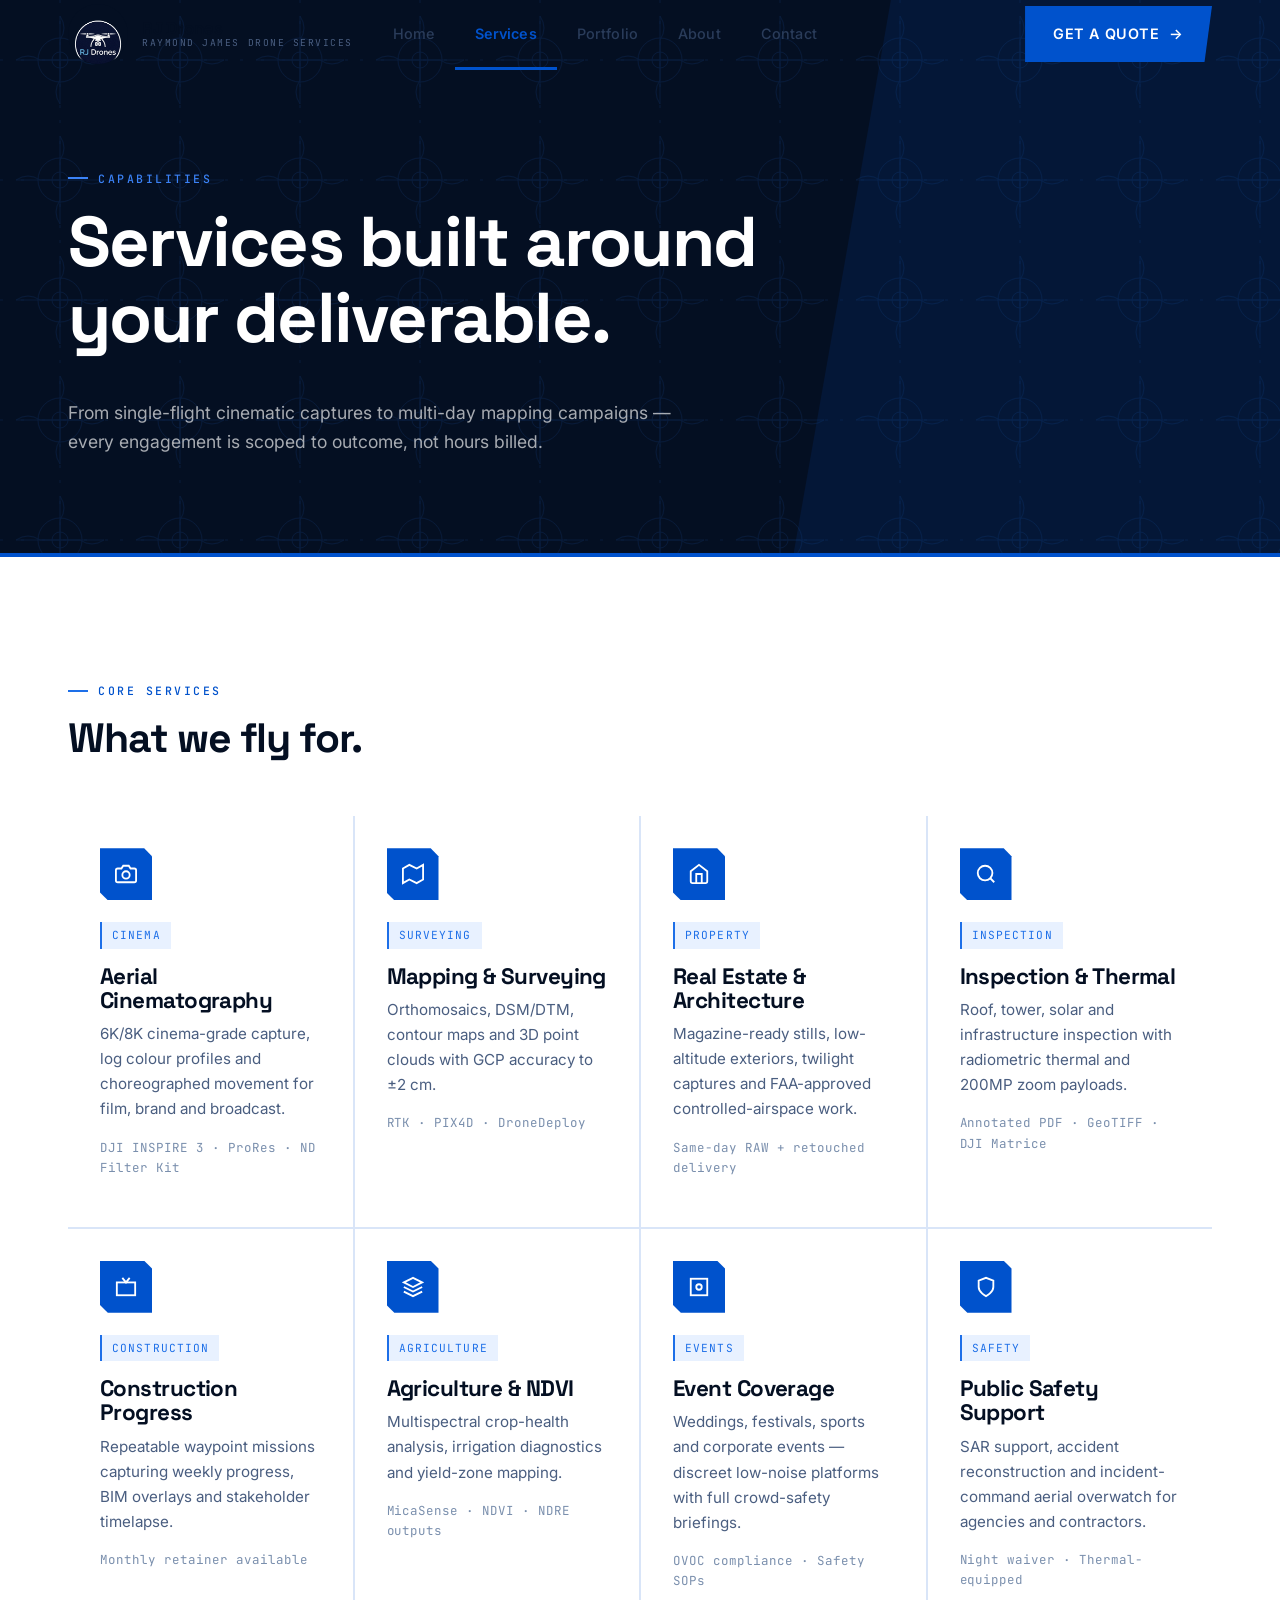
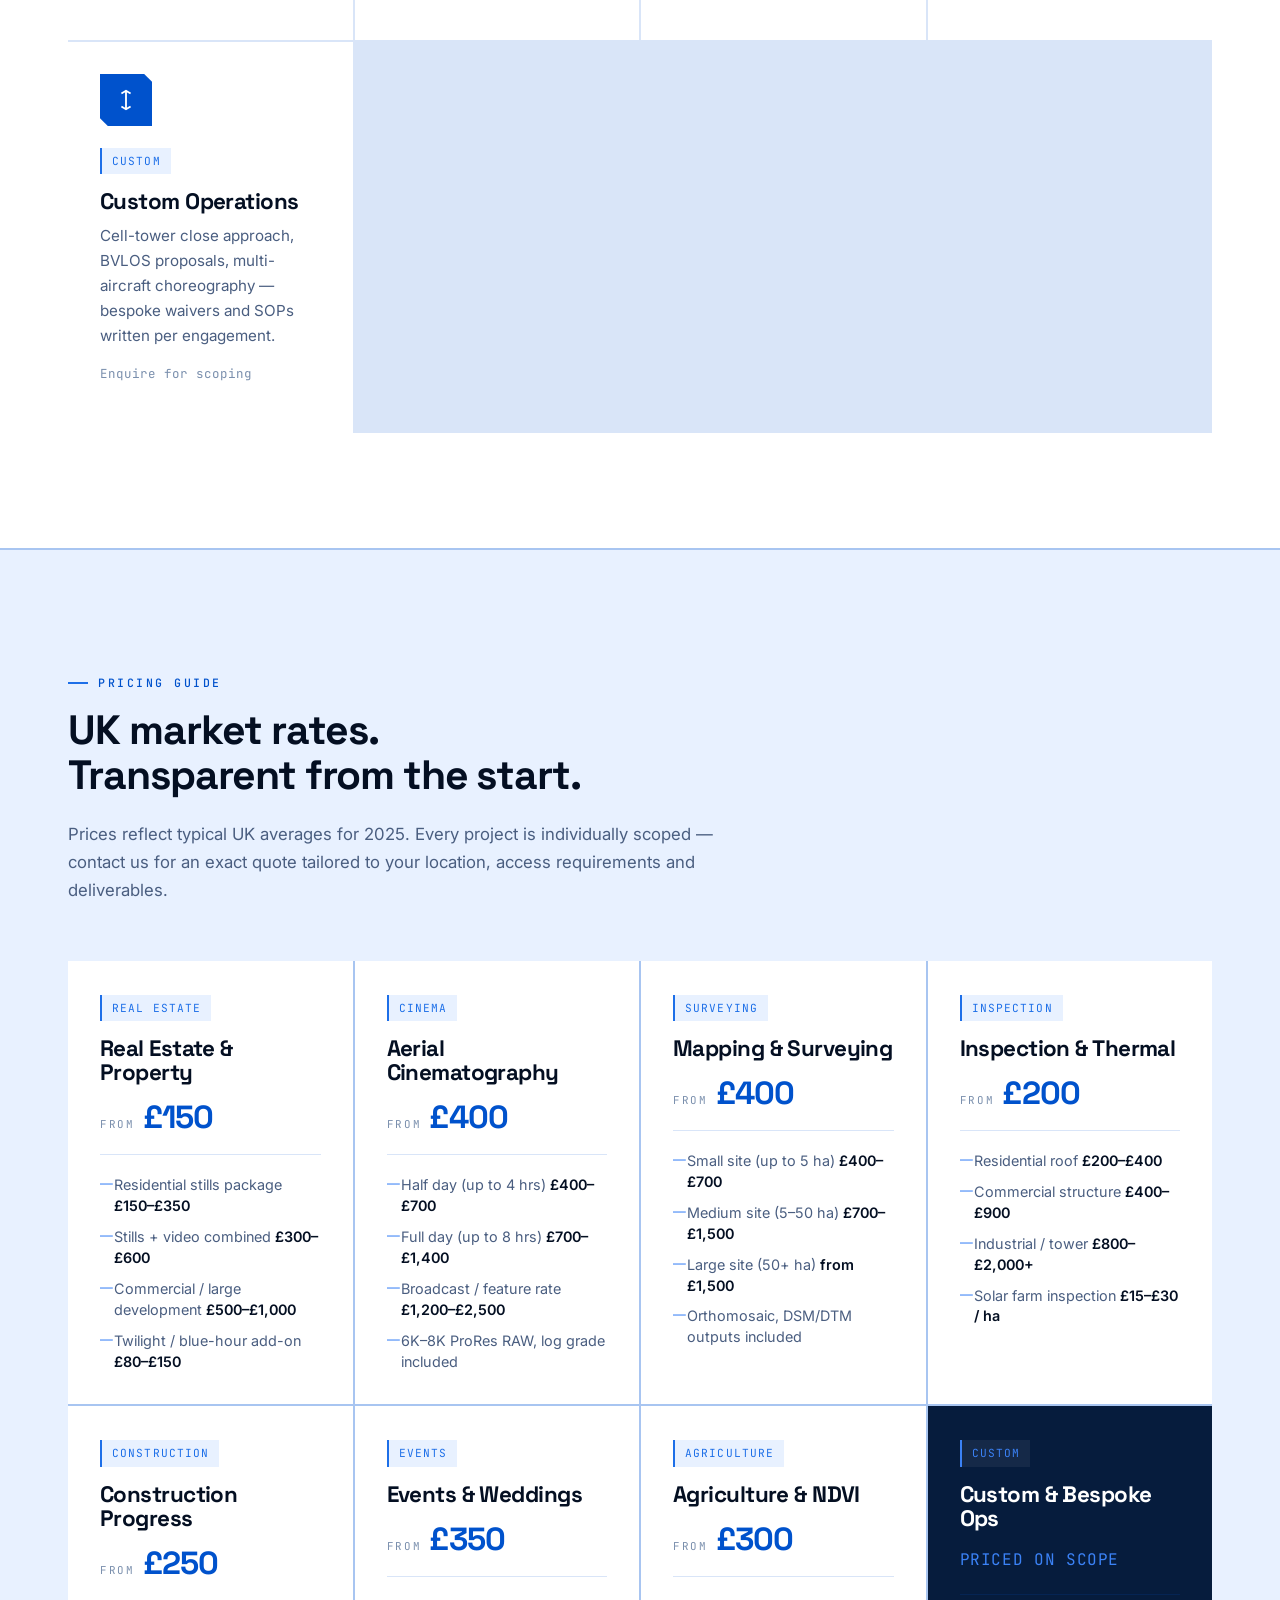
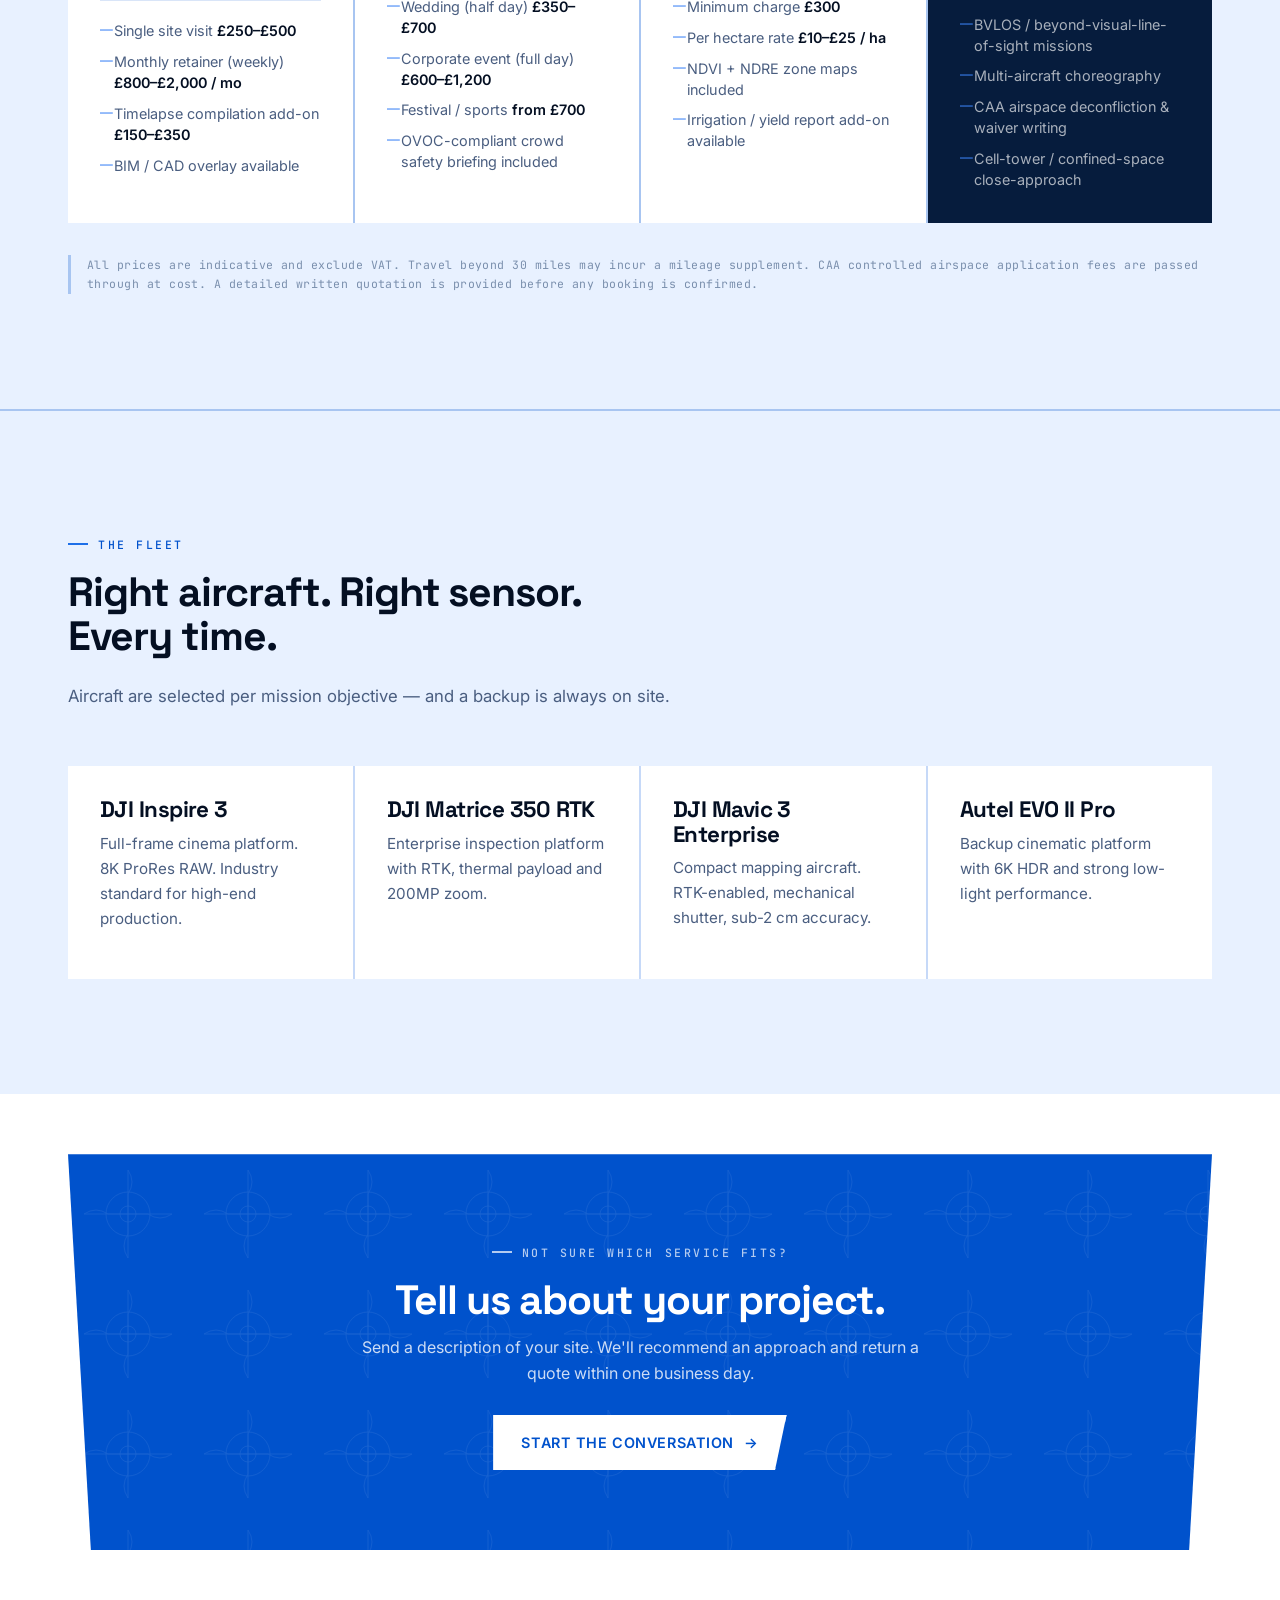
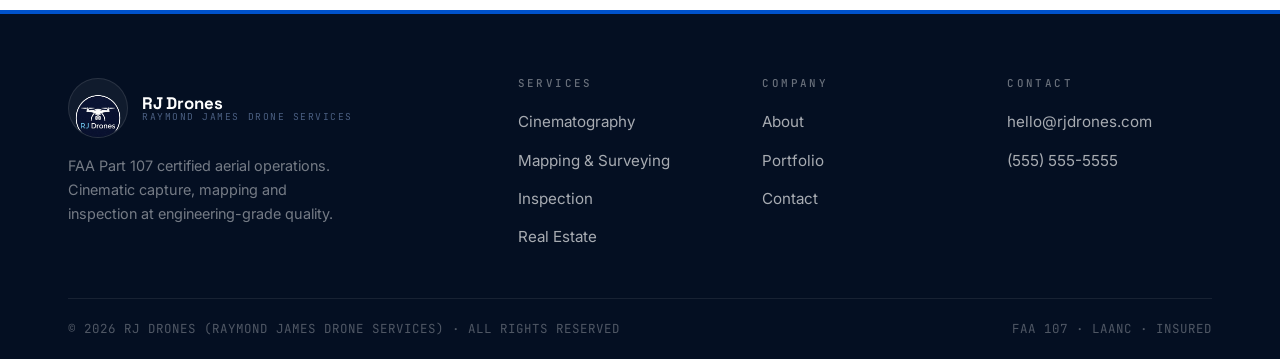
<file: services.html>
<!DOCTYPE html>
<html lang="en">
<head>
  <meta charset="UTF-8" />
  <meta name="viewport" content="width=device-width, initial-scale=1.0" />
  <title>Services — RJ Drones</title>
  <meta name="description" content="Full-spectrum drone services: cinematography, mapping, inspection, real estate, agriculture, and construction monitoring." />
  <link rel="preconnect" href="https://fonts.googleapis.com" />
  <link rel="preconnect" href="https://fonts.gstatic.com" crossorigin />
  <link href="https://fonts.googleapis.com/css2?family=Space+Grotesk:wght@400;500;600;700&family=Inter:wght@300;400;500;600&family=JetBrains+Mono:wght@400;500&display=swap" rel="stylesheet" />
  <link rel="stylesheet" href="css/styles.css" />
</head>
<body>

  <header class="nav">
    <div class="container nav-inner">
      <a href="index.html" class="brand">
        <span class="brand-mark"><img src="assets/logo.png" alt="RJ Drones Logo" /></span>
        <span class="brand-text">
          <strong>RJ Drones</strong>
          <small>Raymond James Drone Services</small>
        </span>
      </a>
      <nav>
        <ul class="nav-links">
          <li><a href="index.html">Home</a></li>
          <li><a href="services.html">Services</a></li>
          <li><a href="portfolio.html">Portfolio</a></li>
          <li><a href="about.html">About</a></li>
          <li><a href="contact.html">Contact</a></li>
        </ul>
      </nav>
      <div class="nav-cta">
        <a href="contact.html" class="btn btn-primary">Get a Quote <span class="btn-arrow">→</span></a>
        <button class="nav-toggle" aria-label="Toggle menu" aria-expanded="false">
          <svg width="20" height="20" viewBox="0 0 24 24" fill="none" stroke="currentColor" stroke-width="2.5"><line x1="3" y1="6" x2="21" y2="6"/><line x1="3" y1="12" x2="21" y2="12"/><line x1="3" y1="18" x2="21" y2="18"/></svg>
        </button>
      </div>
    </div>
  </header>

  <section class="page-hero">
    <div class="container">
      <span class="eyebrow">Capabilities</span>
      <h1>Services built around<br/>your deliverable.</h1>
      <p>From single-flight cinematic captures to multi-day mapping campaigns — every engagement is scoped to outcome, not hours billed.</p>
    </div>
  </section>

  <!-- CORE SERVICES -->
  <section>
    <div class="container">
      <div class="section-head reveal">
        <span class="eyebrow">Core Services</span>
        <h2>What we fly for.</h2>
      </div>
      <div class="services-grid">

        <article class="service-card reveal">
          <div class="service-icon"><svg width="22" height="22" viewBox="0 0 24 24" fill="none" stroke="currentColor" stroke-width="2"><path d="M23 19a2 2 0 0 1-2 2H3a2 2 0 0 1-2-2V8a2 2 0 0 1 2-2h4l2-3h6l2 3h4a2 2 0 0 1 2 2z"/><circle cx="12" cy="13" r="4"/></svg></div>
          <div class="service-tag">Cinema</div>
          <h3>Aerial Cinematography</h3>
          <p>6K/8K cinema-grade capture, log colour profiles and choreographed movement for film, brand and broadcast.</p>
          <p style="color:var(--text-light);font-family:var(--font-mono);font-size:0.78rem;letter-spacing:0.08em;">DJI INSPIRE 3 · ProRes · ND Filter Kit</p>
        </article>

        <article class="service-card reveal">
          <div class="service-icon"><svg width="22" height="22" viewBox="0 0 24 24" fill="none" stroke="currentColor" stroke-width="2"><polygon points="1 6 1 22 8 18 16 22 23 18 23 2 16 6 8 2 1 6"/></svg></div>
          <div class="service-tag">Surveying</div>
          <h3>Mapping & Surveying</h3>
          <p>Orthomosaics, DSM/DTM, contour maps and 3D point clouds with GCP accuracy to ±2 cm.</p>
          <p style="color:var(--text-light);font-family:var(--font-mono);font-size:0.78rem;letter-spacing:0.08em;">RTK · PIX4D · DroneDeploy</p>
        </article>

        <article class="service-card reveal">
          <div class="service-icon"><svg width="22" height="22" viewBox="0 0 24 24" fill="none" stroke="currentColor" stroke-width="2"><path d="M3 9l9-7 9 7v11a2 2 0 0 1-2 2H5a2 2 0 0 1-2-2z"/><polyline points="9 22 9 12 15 12 15 22"/></svg></div>
          <div class="service-tag">Property</div>
          <h3>Real Estate & Architecture</h3>
          <p>Magazine-ready stills, low-altitude exteriors, twilight captures and FAA-approved controlled-airspace work.</p>
          <p style="color:var(--text-light);font-family:var(--font-mono);font-size:0.78rem;letter-spacing:0.08em;">Same-day RAW + retouched delivery</p>
        </article>

        <article class="service-card reveal">
          <div class="service-icon"><svg width="22" height="22" viewBox="0 0 24 24" fill="none" stroke="currentColor" stroke-width="2"><circle cx="11" cy="11" r="8"/><line x1="21" y1="21" x2="16.65" y2="16.65"/></svg></div>
          <div class="service-tag">Inspection</div>
          <h3>Inspection & Thermal</h3>
          <p>Roof, tower, solar and infrastructure inspection with radiometric thermal and 200MP zoom payloads.</p>
          <p style="color:var(--text-light);font-family:var(--font-mono);font-size:0.78rem;letter-spacing:0.08em;">Annotated PDF · GeoTIFF · DJI Matrice</p>
        </article>

        <article class="service-card reveal">
          <div class="service-icon"><svg width="22" height="22" viewBox="0 0 24 24" fill="none" stroke="currentColor" stroke-width="2"><rect x="2" y="7" width="20" height="14"/><polyline points="16 2 12 7 8 2"/></svg></div>
          <div class="service-tag">Construction</div>
          <h3>Construction Progress</h3>
          <p>Repeatable waypoint missions capturing weekly progress, BIM overlays and stakeholder timelapse.</p>
          <p style="color:var(--text-light);font-family:var(--font-mono);font-size:0.78rem;letter-spacing:0.08em;">Monthly retainer available</p>
        </article>

        <article class="service-card reveal">
          <div class="service-icon"><svg width="22" height="22" viewBox="0 0 24 24" fill="none" stroke="currentColor" stroke-width="2"><path d="M12 2L2 7l10 5 10-5-10-5z"/><polyline points="2 17 12 22 22 17"/><polyline points="2 12 12 17 22 12"/></svg></div>
          <div class="service-tag">Agriculture</div>
          <h3>Agriculture & NDVI</h3>
          <p>Multispectral crop-health analysis, irrigation diagnostics and yield-zone mapping.</p>
          <p style="color:var(--text-light);font-family:var(--font-mono);font-size:0.78rem;letter-spacing:0.08em;">MicaSense · NDVI · NDRE outputs</p>
        </article>

        <article class="service-card reveal">
          <div class="service-icon"><svg width="22" height="22" viewBox="0 0 24 24" fill="none" stroke="currentColor" stroke-width="2"><rect x="3" y="3" width="18" height="18" rx="0"/><circle cx="12" cy="12" r="3"/></svg></div>
          <div class="service-tag">Events</div>
          <h3>Event Coverage</h3>
          <p>Weddings, festivals, sports and corporate events — discreet low-noise platforms with full crowd-safety briefings.</p>
          <p style="color:var(--text-light);font-family:var(--font-mono);font-size:0.78rem;letter-spacing:0.08em;">OVOC compliance · Safety SOPs</p>
        </article>

        <article class="service-card reveal">
          <div class="service-icon"><svg width="22" height="22" viewBox="0 0 24 24" fill="none" stroke="currentColor" stroke-width="2"><path d="M12 22s8-4 8-10V5l-8-3-8 3v7c0 6 8 10 8 10z"/></svg></div>
          <div class="service-tag">Safety</div>
          <h3>Public Safety Support</h3>
          <p>SAR support, accident reconstruction and incident-command aerial overwatch for agencies and contractors.</p>
          <p style="color:var(--text-light);font-family:var(--font-mono);font-size:0.78rem;letter-spacing:0.08em;">Night waiver · Thermal-equipped</p>
        </article>

        <article class="service-card reveal">
          <div class="service-icon"><svg width="22" height="22" viewBox="0 0 24 24" fill="none" stroke="currentColor" stroke-width="2"><line x1="12" y1="2" x2="12" y2="22"/><polyline points="17 5 12 2 7 5"/><polyline points="17 19 12 22 7 19"/></svg></div>
          <div class="service-tag">Custom</div>
          <h3>Custom Operations</h3>
          <p>Cell-tower close approach, BVLOS proposals, multi-aircraft choreography — bespoke waivers and SOPs written per engagement.</p>
          <p style="color:var(--text-light);font-family:var(--font-mono);font-size:0.78rem;letter-spacing:0.08em;">Enquire for scoping</p>
        </article>

      </div>
    </div>
  </section>

  <!-- PRICING GUIDE -->
  <section class="section-light" style="border-top: 2px solid var(--border-mid);">
    <div class="container">
      <div class="section-head reveal">
        <span class="eyebrow">Pricing Guide</span>
        <h2>UK market rates.<br/>Transparent from the start.</h2>
        <p>Prices reflect typical UK averages for 2025. Every project is individually scoped — contact us for an exact quote tailored to your location, access requirements and deliverables.</p>
      </div>
      <div class="pricing-grid">

        <article class="pricing-card reveal">
          <div class="service-tag">Real Estate</div>
          <h3>Real Estate & Property</h3>
          <div class="pricing-range">
            <span class="pricing-from">From</span>
            <span class="pricing-price">£150</span>
          </div>
          <ul class="pricing-includes">
            <li>Residential stills package <strong>£150–£350</strong></li>
            <li>Stills + video combined <strong>£300–£600</strong></li>
            <li>Commercial / large development <strong>£500–£1,000</strong></li>
            <li>Twilight / blue-hour add-on <strong>£80–£150</strong></li>
          </ul>
        </article>

        <article class="pricing-card reveal">
          <div class="service-tag">Cinema</div>
          <h3>Aerial Cinematography</h3>
          <div class="pricing-range">
            <span class="pricing-from">From</span>
            <span class="pricing-price">£400</span>
          </div>
          <ul class="pricing-includes">
            <li>Half day (up to 4 hrs) <strong>£400–£700</strong></li>
            <li>Full day (up to 8 hrs) <strong>£700–£1,400</strong></li>
            <li>Broadcast / feature rate <strong>£1,200–£2,500</strong></li>
            <li>6K–8K ProRes RAW, log grade included</li>
          </ul>
        </article>

        <article class="pricing-card reveal">
          <div class="service-tag">Surveying</div>
          <h3>Mapping & Surveying</h3>
          <div class="pricing-range">
            <span class="pricing-from">From</span>
            <span class="pricing-price">£400</span>
          </div>
          <ul class="pricing-includes">
            <li>Small site (up to 5 ha) <strong>£400–£700</strong></li>
            <li>Medium site (5–50 ha) <strong>£700–£1,500</strong></li>
            <li>Large site (50+ ha) <strong>from £1,500</strong></li>
            <li>Orthomosaic, DSM/DTM outputs included</li>
          </ul>
        </article>

        <article class="pricing-card reveal">
          <div class="service-tag">Inspection</div>
          <h3>Inspection & Thermal</h3>
          <div class="pricing-range">
            <span class="pricing-from">From</span>
            <span class="pricing-price">£200</span>
          </div>
          <ul class="pricing-includes">
            <li>Residential roof <strong>£200–£400</strong></li>
            <li>Commercial structure <strong>£400–£900</strong></li>
            <li>Industrial / tower <strong>£800–£2,000+</strong></li>
            <li>Solar farm inspection <strong>£15–£30 / ha</strong></li>
          </ul>
        </article>

        <article class="pricing-card reveal">
          <div class="service-tag">Construction</div>
          <h3>Construction Progress</h3>
          <div class="pricing-range">
            <span class="pricing-from">From</span>
            <span class="pricing-price">£250</span>
          </div>
          <ul class="pricing-includes">
            <li>Single site visit <strong>£250–£500</strong></li>
            <li>Monthly retainer (weekly) <strong>£800–£2,000 / mo</strong></li>
            <li>Timelapse compilation add-on <strong>£150–£350</strong></li>
            <li>BIM / CAD overlay available</li>
          </ul>
        </article>

        <article class="pricing-card reveal">
          <div class="service-tag">Events</div>
          <h3>Events & Weddings</h3>
          <div class="pricing-range">
            <span class="pricing-from">From</span>
            <span class="pricing-price">£350</span>
          </div>
          <ul class="pricing-includes">
            <li>Wedding (half day) <strong>£350–£700</strong></li>
            <li>Corporate event (full day) <strong>£600–£1,200</strong></li>
            <li>Festival / sports <strong>from £700</strong></li>
            <li>OVOC-compliant crowd safety briefing included</li>
          </ul>
        </article>

        <article class="pricing-card reveal">
          <div class="service-tag">Agriculture</div>
          <h3>Agriculture & NDVI</h3>
          <div class="pricing-range">
            <span class="pricing-from">From</span>
            <span class="pricing-price">£300</span>
          </div>
          <ul class="pricing-includes">
            <li>Minimum charge <strong>£300</strong></li>
            <li>Per hectare rate <strong>£10–£25 / ha</strong></li>
            <li>NDVI + NDRE zone maps included</li>
            <li>Irrigation / yield report add-on available</li>
          </ul>
        </article>

        <article class="pricing-card pricing-card--custom reveal">
          <div class="service-tag">Custom</div>
          <h3>Custom & Bespoke Ops</h3>
          <div class="pricing-range">
            <span class="pricing-from" style="font-size:1rem; letter-spacing:0.04em;">Priced on scope</span>
          </div>
          <ul class="pricing-includes">
            <li>BVLOS / beyond-visual-line-of-sight missions</li>
            <li>Multi-aircraft choreography</li>
            <li>CAA airspace deconfliction & waiver writing</li>
            <li>Cell-tower / confined-space close-approach</li>
          </ul>
        </article>

      </div>
      <p class="pricing-note reveal">All prices are indicative and exclude VAT. Travel beyond 30 miles may incur a mileage supplement. CAA controlled airspace application fees are passed through at cost. A detailed written quotation is provided before any booking is confirmed.</p>
    </div>
  </section>

  <!-- FLEET -->
  <section class="section-light" style="border-top: 2px solid var(--border-mid);">
    <div class="container">
      <div class="section-head reveal">
        <span class="eyebrow">The Fleet</span>
        <h2>Right aircraft. Right sensor.<br/>Every time.</h2>
        <p>Aircraft are selected per mission objective — and a backup is always on site.</p>
      </div>
      <div class="services-grid">
        <article class="service-card reveal">
          <h3>DJI Inspire 3</h3>
          <p>Full-frame cinema platform. 8K ProRes RAW. Industry standard for high-end production.</p>
        </article>
        <article class="service-card reveal">
          <h3>DJI Matrice 350 RTK</h3>
          <p>Enterprise inspection platform with RTK, thermal payload and 200MP zoom.</p>
        </article>
        <article class="service-card reveal">
          <h3>DJI Mavic 3 Enterprise</h3>
          <p>Compact mapping aircraft. RTK-enabled, mechanical shutter, sub-2 cm accuracy.</p>
        </article>
        <article class="service-card reveal">
          <h3>Autel EVO II Pro</h3>
          <p>Backup cinematic platform with 6K HDR and strong low-light performance.</p>
        </article>
      </div>
    </div>
  </section>

  <section style="padding:60px 0;">
    <div class="container">
      <div class="cta-banner centered reveal">
        <span class="eyebrow">Not sure which service fits?</span>
        <h2>Tell us about your project.</h2>
        <p>Send a description of your site. We'll recommend an approach and return a quote within one business day.</p>
        <a href="contact.html" class="btn btn-white">Start the Conversation <span class="btn-arrow">→</span></a>
      </div>
    </div>
  </section>

  <footer class="footer">
    <div class="container">
      <div class="footer-grid">
        <div class="footer-brand">
          <a href="index.html" class="brand">
            <span class="brand-mark"><img src="assets/logo.png" alt="RJ Drones Logo" /></span>
            <span class="brand-text"><strong style="color:white;">RJ Drones</strong><small>Raymond James Drone Services</small></span>
          </a>
          <p>FAA Part 107 certified aerial operations. Cinematic capture, mapping and inspection at engineering-grade quality.</p>
        </div>
        <div>
          <h4>Services</h4>
          <ul>
            <li><a href="services.html">Cinematography</a></li>
            <li><a href="services.html">Mapping & Surveying</a></li>
            <li><a href="services.html">Inspection</a></li>
            <li><a href="services.html">Real Estate</a></li>
          </ul>
        </div>
        <div>
          <h4>Company</h4>
          <ul>
            <li><a href="about.html">About</a></li>
            <li><a href="portfolio.html">Portfolio</a></li>
            <li><a href="contact.html">Contact</a></li>
          </ul>
        </div>
        <div>
          <h4>Contact</h4>
          <ul>
            <li><a href="mailto:hello@rjdrones.com">hello@rjdrones.com</a></li>
            <li><a href="tel:+15555555555">(555) 555-5555</a></li>
          </ul>
        </div>
      </div>
      <div class="footer-bottom">
        <span>© <span data-year>2026</span> RJ DRONES (RAYMOND JAMES DRONE SERVICES) · ALL RIGHTS RESERVED</span>
        <span>FAA 107 · LAANC · INSURED</span>
      </div>
    </div>
  </footer>

  <script src="js/main.js"></script>
</body>
</html>
</file>
<file: css/styles.css>
/* ==========================================================
   RJ Drones — Core Stylesheet
   Theme: White & Blue · Sharp / Angular · Drone-forward
   ========================================================== */

:root {
  --white:        #ffffff;
  --off-white:    #f4f7ff;
  --blue-50:      #e8f1ff;
  --blue-100:     #c5d9f9;
  --blue-400:     #3b82f6;
  --blue-500:     #1d6fe8;
  --blue-600:     #0052cc;
  --blue-700:     #003d99;
  --blue-900:     #061c3d;
  --navy:         #040f22;

  --text-dark:    #040f22;
  --text-mid:     #2a3c5a;
  --text-muted:   #4a5e80;
  --text-light:   #7a8fad;

  --border:       rgba(0, 82, 204, 0.15);
  --border-mid:   rgba(0, 82, 204, 0.28);
  --border-dark:  rgba(4, 15, 34, 0.2);

  --font-display: "Space Grotesk", "Inter", system-ui, sans-serif;
  --font-body:    "Inter", system-ui, -apple-system, "Segoe UI", sans-serif;
  --font-mono:    "JetBrains Mono", ui-monospace, "SF Mono", Menlo, monospace;

  --max-w:  1240px;
  --gutter: clamp(20px, 4vw, 48px);
  --ease:   cubic-bezier(0.22, 1, 0.36, 1);

  /* Sharp corners everywhere — no pill shapes */
  --r:  0px;
  --r2: 0px;
}

* { box-sizing: border-box; }
html { scroll-behavior: smooth; }

body {
  margin: 0;
  font-family: var(--font-body);
  background: var(--white);
  color: var(--text-mid);
  line-height: 1.65;
  -webkit-font-smoothing: antialiased;
  overflow-x: hidden;
}

img, video { max-width: 100%; display: block; }
a { color: var(--blue-600); text-decoration: none; transition: color 0.18s; }
a:hover { color: var(--blue-400); }

h1, h2, h3, h4 {
  font-family: var(--font-display);
  color: var(--text-dark);
  font-weight: 700;
  line-height: 1.08;
  letter-spacing: -0.025em;
  margin: 0 0 0.6em;
}

h1 { font-size: clamp(2.4rem, 5.5vw, 4.4rem); }
h2 { font-size: clamp(1.8rem, 3.2vw, 2.8rem); }
h3 { font-size: clamp(1.15rem, 1.8vw, 1.4rem); }
p  { margin: 0 0 1em; }

.container {
  width: 100%;
  max-width: var(--max-w);
  margin: 0 auto;
  padding: 0 var(--gutter);
  position: relative;
  z-index: 1;
}

/* ======================================================
   Eyebrow label
   ====================================================== */
.eyebrow {
  display: inline-flex;
  align-items: center;
  gap: 10px;
  font-family: var(--font-mono);
  font-size: 0.72rem;
  letter-spacing: 0.22em;
  text-transform: uppercase;
  color: var(--blue-600);
  margin-bottom: 1rem;
  font-weight: 500;
}

.eyebrow::before {
  content: "";
  width: 20px;
  height: 2px;
  background: var(--blue-500);
  flex-shrink: 0;
}

/* ======================================================
   Drone decorative SVGs (propellers / crosshair elements)
   ====================================================== */
.drone-deco {
  position: absolute;
  pointer-events: none;
  opacity: 0.07;
  z-index: 0;
}

/* Corner propeller graphic reused as CSS background patterns */
.prop-pattern {
  background-image: url("data:image/svg+xml,%3Csvg width='80' height='80' viewBox='0 0 80 80' xmlns='http://www.w3.org/2000/svg'%3E%3Cg fill='none' stroke='%230052cc' stroke-width='1'%3E%3Ccircle cx='40' cy='40' r='6'/%3E%3Cpath d='M40 40 L40 10 Q46 16 40 22Z'/%3E%3Cpath d='M40 40 L70 40 Q64 46 58 40Z'/%3E%3Cpath d='M40 40 L40 70 Q34 64 40 58Z'/%3E%3Cpath d='M40 40 L10 40 Q16 34 22 40Z'/%3E%3Cline x1='40' y1='0' x2='40' y2='80' stroke-dasharray='2,12'/%3E%3Cline x1='0' y1='40' x2='80' y2='40' stroke-dasharray='2,12'/%3E%3C/g%3E%3C/svg%3E");
  background-repeat: repeat;
  background-size: 80px 80px;
}

/* ======================================================
   Navigation
   ====================================================== */
.nav {
  position: fixed;
  top: 0; left: 0; right: 0;
  z-index: 100;
  padding: 0;
  border-bottom: 2px solid transparent;
  transition: all 0.3s var(--ease);
}

.nav.scrolled {
  background: var(--white);
  border-bottom: 2px solid var(--blue-600);
  box-shadow: 0 2px 20px rgba(0, 82, 204, 0.1);
}

.nav-inner {
  display: flex;
  align-items: stretch;
  justify-content: space-between;
  height: 68px;
  gap: 0;
}

.brand {
  display: flex;
  align-items: center;
  gap: 0;
  text-decoration: none;
  flex-shrink: 0;
}

.brand-mark {
  width: 60px;
  height: 60px;
  display: grid;
  place-items: center;
  flex-shrink: 0;
  border-radius: 50%;
  overflow: hidden;
  background: var(--navy);
}

.brand-mark img {
  width: 100%;
  height: 100%;
  object-fit: cover;
  display: block;
}

.brand-text {
  padding: 0 20px 0 14px;
  display: flex;
  flex-direction: column;
  justify-content: center;
  line-height: 1.1;
}

.brand-text strong {
  font-family: var(--font-display);
  font-weight: 700;
  font-size: 1.05rem;
  letter-spacing: -0.01em;
  color: var(--text-dark);
}

.brand-text small {
  font-family: var(--font-mono);
  font-size: 0.6rem;
  letter-spacing: 0.16em;
  text-transform: uppercase;
  color: var(--text-muted);
}

nav { display: flex; align-items: center; flex: 1; }

.nav-links {
  display: flex;
  list-style: none;
  margin: 0; padding: 0;
  height: 100%;
  gap: 0;
}

.nav-links li { display: flex; }

.nav-links a {
  display: flex;
  align-items: center;
  padding: 0 20px;
  color: var(--text-mid);
  font-size: 0.9rem;
  font-weight: 500;
  letter-spacing: 0.01em;
  position: relative;
  border-bottom: 3px solid transparent;
  margin-bottom: -2px;
  transition: all 0.2s;
}

.nav-links a:hover {
  color: var(--blue-600);
  background: var(--blue-50);
}

.nav-links a.active {
  color: var(--blue-600);
  border-bottom-color: var(--blue-600);
  font-weight: 600;
}

.nav-cta {
  display: flex;
  align-items: center;
  padding-left: 16px;
}

.nav-toggle {
  display: none;
  background: transparent;
  border: 2px solid var(--blue-600);
  color: var(--blue-600);
  width: 42px; height: 42px;
  cursor: pointer;
  align-items: center;
  justify-content: center;
}

@media (max-width: 900px) {
  .nav-links {
    position: fixed;
    top: 70px; left: 0; right: 0;
    flex-direction: column;
    background: var(--white);
    padding: 0;
    height: auto;
    border-bottom: 2px solid var(--blue-600);
    transform: translateY(-120%);
    transition: transform 0.3s var(--ease);
    box-shadow: 0 8px 24px rgba(0,0,0,0.12);
  }
  .nav-links.open { transform: translateY(0); }
  .nav-links a { padding: 18px var(--gutter); border-bottom: 1px solid var(--border); }
  .nav-toggle { display: inline-flex; }
  .nav-cta .btn { display: none; }
}

/* ======================================================
   Buttons — sharp/angular
   ====================================================== */
.btn {
  display: inline-flex;
  align-items: center;
  gap: 10px;
  padding: 14px 26px;
  font-family: var(--font-body);
  font-weight: 600;
  font-size: 0.9rem;
  letter-spacing: 0.04em;
  text-transform: uppercase;
  cursor: pointer;
  border: 2px solid transparent;
  transition: all 0.2s var(--ease);
  white-space: nowrap;
  clip-path: polygon(0 0, 100% 0, 96% 100%, 0 100%);
}

.btn-primary {
  background: var(--blue-600);
  color: var(--white);
  border-color: var(--blue-600);
}
.btn-primary:hover {
  background: var(--blue-700);
  border-color: var(--blue-700);
  color: var(--white);
  transform: translateY(-1px);
  box-shadow: 4px 6px 0 var(--blue-900);
}

.btn-ghost {
  background: transparent;
  color: var(--blue-600);
  border: 2px solid var(--blue-600);
  clip-path: none;
}
.btn-ghost:hover {
  background: var(--blue-600);
  color: var(--white);
}

.btn-white {
  background: var(--white);
  color: var(--blue-600);
  border-color: var(--white);
  clip-path: polygon(0 0, 100% 0, 96% 100%, 0 100%);
}
.btn-white:hover {
  background: var(--blue-50);
  color: var(--blue-700);
}

.btn-arrow { transition: transform 0.2s var(--ease); }
.btn:hover .btn-arrow { transform: translateX(4px); }

/* ======================================================
   HERO — angular, blue, drone motifs
   ====================================================== */
.hero {
  position: relative;
  min-height: 100vh;
  display: flex;
  align-items: center;
  padding: 110px 0 60px;
  background: var(--navy);
  overflow: hidden;
}

/* Propeller pattern overlay */
.hero::before {
  content: "";
  position: absolute; inset: 0;
  background-image: url("data:image/svg+xml,%3Csvg width='120' height='120' viewBox='0 0 120 120' xmlns='http://www.w3.org/2000/svg'%3E%3Cg fill='none' stroke='%231d6fe8' stroke-width='0.8' opacity='0.18'%3E%3Ccircle cx='60' cy='60' r='8'/%3E%3Ccircle cx='60' cy='60' r='20'/%3E%3Cpath d='M60 60 L60 16 Q68 28 60 40Z'/%3E%3Cpath d='M60 60 L104 60 Q92 68 80 60Z'/%3E%3Cpath d='M60 60 L60 104 Q52 92 60 80Z'/%3E%3Cpath d='M60 60 L16 60 Q28 52 40 60Z'/%3E%3Cline x1='60' y1='0' x2='60' y2='120' stroke-dasharray='3,18'/%3E%3Cline x1='0' y1='60' x2='120' y2='60' stroke-dasharray='3,18'/%3E%3C/g%3E%3C/svg%3E");
  background-size: 120px 120px;
  pointer-events: none;
}

/* Diagonal blue stripe */
.hero::after {
  content: "";
  position: absolute;
  right: -60px; top: 0; bottom: 0;
  width: 52%;
  background: linear-gradient(160deg, var(--blue-600) 0%, var(--blue-700) 100%);
  clip-path: polygon(18% 0, 100% 0, 100% 100%, 0% 100%);
  z-index: 0;
}

.hero .container {
  display: grid;
  grid-template-columns: 1fr 1fr;
  gap: 60px;
  align-items: center;
  z-index: 1;
  position: relative;
}

@media (max-width: 860px) {
  .hero .container { grid-template-columns: 1fr; }
  .hero::after { display: none; }
  .hero-image-col { display: none; }
}

.hero-content {}

.hero h1 {
  color: var(--white);
  margin-bottom: 0.5em;
}

.hero h1 .accent {
  color: var(--blue-400);
}

.hero-lede {
  color: rgba(255,255,255,0.75);
  font-size: clamp(1rem, 1.4vw, 1.15rem);
  max-width: 520px;
  margin-bottom: 2rem;
}

.hero-actions {
  display: flex;
  gap: 14px;
  flex-wrap: wrap;
  margin-bottom: 3rem;
}

.hero-stats {
  display: grid;
  grid-template-columns: repeat(4, 1fr);
  gap: 0;
  border-top: 1px solid rgba(255,255,255,0.15);
  padding-top: 0;
}

.stat {
  padding: 24px 0;
  border-right: 1px solid rgba(255,255,255,0.1);
  padding-right: 20px;
  margin-right: 20px;
}
.stat:last-child { border-right: none; }

.stat .num {
  font-family: var(--font-display);
  font-size: clamp(1.5rem, 2.2vw, 2rem);
  color: var(--white);
  font-weight: 700;
  letter-spacing: -0.03em;
  line-height: 1;
  margin-bottom: 4px;
}

.stat .label {
  font-family: var(--font-mono);
  font-size: 0.68rem;
  text-transform: uppercase;
  letter-spacing: 0.16em;
  color: rgba(255,255,255,0.45);
}

/* Hero image column */
.hero-image-col {
  position: relative;
  z-index: 1;
  display: flex;
  justify-content: center;
  align-items: flex-end;
}

.hero-img-wrap {
  position: relative;
  width: 100%;
  max-width: 440px;
}

.hero-img-wrap img {
  width: 100%;
  display: block;
  filter: brightness(1.05) contrast(1.05);
}

/* Corner bracket decorations on hero image */
.hero-img-wrap::before,
.hero-img-wrap::after {
  content: "";
  position: absolute;
  width: 40px; height: 40px;
  border-color: var(--white);
  border-style: solid;
  z-index: 2;
}
.hero-img-wrap::before {
  top: -8px; left: -8px;
  border-width: 3px 0 0 3px;
}
.hero-img-wrap::after {
  bottom: -8px; right: -8px;
  border-width: 0 3px 3px 0;
}

/* Crosshair target on image */
.img-target {
  position: absolute;
  bottom: 20px;
  right: -20px;
  width: 56px; height: 56px;
  z-index: 2;
  color: var(--white);
}

/* ======================================================
   Trust bar
   ====================================================== */
.trust {
  background: var(--blue-600);
  padding: 0;
  border-bottom: 3px solid var(--blue-700);
}

.trust-grid {
  display: grid;
  grid-template-columns: repeat(4, 1fr);
  gap: 0;
}

@media (max-width: 720px) {
  .trust-grid { grid-template-columns: repeat(2, 1fr); }
}

.trust-item {
  display: flex;
  align-items: center;
  gap: 12px;
  color: rgba(255,255,255,0.9);
  font-family: var(--font-mono);
  font-size: 0.72rem;
  letter-spacing: 0.1em;
  text-transform: uppercase;
  padding: 18px 24px;
  border-right: 1px solid rgba(255,255,255,0.15);
  font-weight: 500;
}
.trust-item:last-child { border-right: none; }
.trust-item svg { color: var(--white); flex-shrink: 0; opacity: 0.9; }

/* ======================================================
   Sections
   ====================================================== */
section {
  padding: clamp(64px, 9vw, 120px) 0;
  position: relative;
}

.section-head {
  max-width: 700px;
  margin-bottom: 56px;
}
.section-head p { color: var(--text-muted); font-size: 1.05rem; }

/* ======================================================
   Diagonal section dividers
   ====================================================== */
.section-blue {
  background: var(--blue-900);
  color: var(--white);
}
.section-blue h1, .section-blue h2, .section-blue h3,
.section-blue h4 { color: var(--white); }
.section-blue .section-head p { color: rgba(255,255,255,0.6); }
.section-blue .eyebrow { color: var(--blue-400); }
.section-blue .eyebrow::before { background: var(--blue-400); }

.section-light {
  background: var(--blue-50);
}

/* ======================================================
   Service cards — angular, no radius
   ====================================================== */
.services-grid {
  display: grid;
  grid-template-columns: repeat(auto-fit, minmax(280px, 1fr));
  gap: 2px;
  background: var(--border);
}

.service-card {
  position: relative;
  padding: 32px;
  background: var(--white);
  transition: all 0.2s var(--ease);
  overflow: hidden;
  cursor: pointer;
}

.service-card::before {
  content: "";
  position: absolute;
  top: 0; left: 0;
  width: 4px; height: 0;
  background: var(--blue-600);
  transition: height 0.3s var(--ease);
}

.service-card:hover {
  background: var(--blue-50);
}
.service-card:hover::before { height: 100%; }

.service-icon {
  width: 52px; height: 52px;
  display: grid; place-items: center;
  background: var(--blue-600);
  color: var(--white);
  margin-bottom: 20px;
  clip-path: polygon(0 0, 85% 0, 100% 15%, 100% 100%, 15% 100%, 0 85%);
}

.service-card h3 { margin-bottom: 8px; color: var(--text-dark); }
.service-card p { color: var(--text-muted); font-size: 0.95rem; margin-bottom: 16px; }

.service-link {
  display: inline-flex;
  align-items: center;
  gap: 6px;
  font-size: 0.8rem;
  font-family: var(--font-mono);
  letter-spacing: 0.1em;
  text-transform: uppercase;
  color: var(--blue-600);
  font-weight: 600;
}

.service-tag {
  font-family: var(--font-mono);
  font-size: 0.7rem;
  letter-spacing: 0.1em;
  text-transform: uppercase;
  color: var(--blue-500);
  background: var(--blue-50);
  padding: 4px 10px;
  border-left: 2px solid var(--blue-500);
  margin-bottom: 16px;
  display: inline-block;
}

/* ======================================================
   Numbered process grid
   ====================================================== */
.process {
  display: grid;
  grid-template-columns: repeat(4, 1fr);
  gap: 0;
  counter-reset: step;
  border: 2px solid var(--border-mid);
}

@media (max-width: 880px) {
  .process { grid-template-columns: 1fr 1fr; }
}
@media (max-width: 520px) {
  .process { grid-template-columns: 1fr; }
}

.process-step {
  padding: 36px 28px;
  border-right: 1px solid var(--border-mid);
  border-bottom: 1px solid var(--border-mid);
  position: relative;
  background: var(--white);
}

.process-step::before {
  counter-increment: step;
  content: "0" counter(step);
  display: block;
  font-family: var(--font-display);
  font-size: 3rem;
  font-weight: 700;
  color: var(--blue-100);
  line-height: 1;
  margin-bottom: 16px;
}

.process-step h3 { font-size: 1.1rem; margin-bottom: 8px; }
.process-step p { color: var(--text-muted); font-size: 0.92rem; margin: 0; }

/* ======================================================
   Split layout (about block)
   ====================================================== */
.split {
  display: grid;
  grid-template-columns: 1fr 1fr;
  gap: 0;
  align-items: stretch;
  background: var(--border);
}
@media (max-width: 880px) {
  .split { grid-template-columns: 1fr; }
}

.split-media {
  position: relative;
  min-height: 480px;
  overflow: hidden;
  background: var(--blue-900);
}

.split-media img {
  width: 100%;
  height: 100%;
  object-fit: cover;
  object-position: top center;
  display: block;
}

.split-media .placeholder {
  position: absolute; inset: 0;
  display: grid; place-items: center;
  color: rgba(255,255,255,0.3);
  font-family: var(--font-mono);
  font-size: 0.85rem;
  letter-spacing: 0.2em;
  text-transform: uppercase;
}

.split-content {
  padding: 60px;
  background: var(--white);
  display: flex;
  flex-direction: column;
  justify-content: center;
  direction: ltr;
}

@media (max-width: 880px) {
  .split-content { padding: 40px var(--gutter); }
}

/* Reversed split: media on right, content on left */
.split.reverse { direction: rtl; }
.split.reverse .split-media,
.split.reverse .split-content { direction: ltr; }

/* ======================================================
   Portfolio gallery
   ====================================================== */
.gallery {
  display: grid;
  grid-template-columns: repeat(12, 1fr);
  gap: 3px;
  grid-auto-rows: 220px;
}

@media (max-width: 880px) {
  .gallery { grid-template-columns: repeat(4, 1fr); grid-auto-rows: 180px; }
}

.tile {
  position: relative;
  overflow: hidden;
  background: var(--blue-900);
  cursor: pointer;
  transition: transform 0.3s var(--ease);
}
.tile:hover { transform: scale(1.01); z-index: 2; }

.tile .placeholder {
  position: absolute; inset: 0;
  display: grid; place-items: center;
  color: rgba(255,255,255,0.2);
  font-family: var(--font-mono);
  font-size: 0.75rem;
  letter-spacing: 0.18em;
  text-transform: uppercase;
}

.tile iframe {
  position: absolute; inset: 0;
  width: 100%; height: 100%;
  border: none;
  pointer-events: none;
}

.tile-meta {
  position: absolute;
  inset: auto 0 0 0;
  padding: 14px 18px;
  background: linear-gradient(180deg, transparent, rgba(4,15,34,0.88));
  color: var(--white);
  font-family: var(--font-mono);
  font-size: 0.72rem;
  letter-spacing: 0.12em;
  text-transform: uppercase;
  display: flex;
  justify-content: space-between;
  align-items: center;
}

.tile-meta span:last-child {
  color: var(--blue-400);
}

/* Crosshair corner on hover */
.tile::before, .tile::after {
  content: "";
  position: absolute;
  width: 20px; height: 20px;
  border-color: var(--blue-400);
  border-style: solid;
  opacity: 0;
  transition: opacity 0.25s;
  z-index: 3;
}
.tile::before { top: 8px; left: 8px; border-width: 2px 0 0 2px; }
.tile::after  { bottom: 8px; right: 8px; border-width: 0 2px 2px 0; }
.tile:hover::before, .tile:hover::after { opacity: 1; }

.tile.span-2 { grid-column: span 6; }
.tile.span-3 { grid-column: span 4; }
.tile.span-4 { grid-column: span 3; }
.tile.tall   { grid-row: span 2; }

@media (max-width: 880px) {
  .tile.span-2, .tile.span-3, .tile.span-4 { grid-column: span 2; }
  .tile.tall { grid-row: span 1; }
}

/* ======================================================
   CTA banner — angular
   ====================================================== */
.cta-banner {
  position: relative;
  padding: 80px 60px;
  background: var(--blue-600);
  overflow: hidden;
  clip-path: polygon(0 0, 100% 0, 98% 100%, 2% 100%);
}

.cta-banner::before {
  content: "";
  position: absolute; inset: 0;
  background-image: url("data:image/svg+xml,%3Csvg width='120' height='120' viewBox='0 0 120 120' xmlns='http://www.w3.org/2000/svg'%3E%3Cg fill='none' stroke='%23ffffff' stroke-width='0.7' opacity='0.1'%3E%3Ccircle cx='60' cy='60' r='8'/%3E%3Ccircle cx='60' cy='60' r='22'/%3E%3Cpath d='M60 60 L60 16 Q68 28 60 40Z'/%3E%3Cpath d='M60 60 L104 60 Q92 68 80 60Z'/%3E%3Cpath d='M60 60 L60 104 Q52 92 60 80Z'/%3E%3Cpath d='M60 60 L16 60 Q28 52 40 60Z'/%3E%3C/g%3E%3C/svg%3E");
  background-size: 120px 120px;
  pointer-events: none;
}

.cta-banner > * { position: relative; z-index: 1; }
.cta-banner .eyebrow { color: rgba(255,255,255,0.7); }
.cta-banner .eyebrow::before { background: rgba(255,255,255,0.7); }
.cta-banner h2 { color: var(--white); margin-bottom: 12px; }
.cta-banner p { color: rgba(255,255,255,0.8); max-width: 560px; margin-bottom: 28px; }

.cta-banner.centered {
  text-align: center;
}
.cta-banner.centered p { margin-left: auto; margin-right: auto; }

/* ======================================================
   Contact form
   ====================================================== */
.form-wrap {
  display: grid;
  grid-template-columns: 1fr 1.5fr;
  gap: 0;
  background: var(--border);
}
@media (max-width: 880px) {
  .form-wrap { grid-template-columns: 1fr; }
}

.contact-info {
  background: var(--blue-900);
  padding: 60px 48px;
  color: rgba(255,255,255,0.8);
}

.contact-info h3 { color: var(--white); margin-bottom: 32px; }

.contact-info dl { display: grid; gap: 24px; margin: 0; }
.contact-info dt {
  font-family: var(--font-mono);
  font-size: 0.68rem;
  letter-spacing: 0.2em;
  color: var(--blue-400);
  text-transform: uppercase;
  margin-bottom: 4px;
}
.contact-info dd { color: rgba(255,255,255,0.85); font-size: 1rem; margin: 0; }
.contact-info dd a { color: rgba(255,255,255,0.85); }
.contact-info dd a:hover { color: var(--blue-400); }

form {
  background: var(--white);
  padding: 60px 48px;
}

@media (max-width: 880px) {
  .contact-info { padding: 40px var(--gutter); }
  form { padding: 40px var(--gutter); }
}

.field { margin-bottom: 20px; }

.field label {
  display: block;
  font-family: var(--font-mono);
  font-size: 0.68rem;
  letter-spacing: 0.2em;
  text-transform: uppercase;
  color: var(--text-muted);
  margin-bottom: 8px;
  font-weight: 600;
}

.field input,
.field select,
.field textarea {
  width: 100%;
  padding: 14px 16px;
  background: var(--off-white);
  border: 2px solid var(--border-dark);
  color: var(--text-dark);
  font-family: var(--font-body);
  font-size: 0.98rem;
  transition: border-color 0.2s, box-shadow 0.2s;
  border-radius: 0;
  outline: none;
  appearance: none;
}

.field input:focus,
.field select:focus,
.field textarea:focus {
  border-color: var(--blue-600);
  box-shadow: 4px 4px 0 var(--blue-100);
}

.field textarea { resize: vertical; min-height: 120px; }

.field-row {
  display: grid;
  grid-template-columns: 1fr 1fr;
  gap: 16px;
}
@media (max-width: 520px) { .field-row { grid-template-columns: 1fr; } }

/* ======================================================
   Credentials tags
   ====================================================== */
.cred-grid {
  display: grid;
  grid-template-columns: repeat(auto-fit, minmax(220px, 1fr));
  gap: 2px;
  background: var(--border-mid);
}

.cred-item {
  background: var(--white);
  padding: 28px 24px;
  border-left: 4px solid var(--blue-600);
}

.cred-item h4 { margin-bottom: 6px; font-size: 1rem; }
.cred-item p  { color: var(--text-muted); font-size: 0.9rem; margin: 0; }

/* ======================================================
   Footer
   ====================================================== */
.footer {
  background: var(--navy);
  padding: 64px 0 0;
  border-top: 4px solid var(--blue-600);
}

.footer-grid {
  display: grid;
  grid-template-columns: 2fr 1fr 1fr 1fr;
  gap: 40px;
  padding-bottom: 48px;
}
@media (max-width: 880px) {
  .footer-grid { grid-template-columns: 1fr 1fr; }
}

.footer-brand .brand-mark {
  background: rgba(255,255,255,0.05);
  border: 1px solid rgba(255,255,255,0.1);
}

.footer-brand p {
  color: rgba(255,255,255,0.45);
  font-size: 0.9rem;
  max-width: 280px;
  margin-top: 16px;
}

.footer h4 {
  font-family: var(--font-mono);
  font-size: 0.68rem;
  letter-spacing: 0.22em;
  text-transform: uppercase;
  color: rgba(255,255,255,0.4);
  margin-bottom: 18px;
  font-weight: 500;
}

.footer ul { list-style: none; padding: 0; margin: 0; display: grid; gap: 12px; }
.footer ul a { color: rgba(255,255,255,0.65); font-size: 0.95rem; }
.footer ul a:hover { color: var(--blue-400); }

.footer-bottom {
  padding: 20px 0;
  border-top: 1px solid rgba(255,255,255,0.08);
  display: flex;
  justify-content: space-between;
  flex-wrap: wrap;
  gap: 12px;
  color: rgba(255,255,255,0.3);
  font-size: 0.78rem;
  font-family: var(--font-mono);
  letter-spacing: 0.08em;
}

/* ======================================================
   Page hero (inner pages)
   ====================================================== */
.page-hero {
  padding: 160px 0 80px;
  position: relative;
  background: var(--navy);
  overflow: hidden;
  border-bottom: 4px solid var(--blue-600);
}

/* Propeller pattern */
.page-hero::before {
  content: "";
  position: absolute; inset: 0;
  background-image: url("data:image/svg+xml,%3Csvg width='120' height='120' viewBox='0 0 120 120' xmlns='http://www.w3.org/2000/svg'%3E%3Cg fill='none' stroke='%231d6fe8' stroke-width='0.8' opacity='0.15'%3E%3Ccircle cx='60' cy='60' r='8'/%3E%3Ccircle cx='60' cy='60' r='22'/%3E%3Cpath d='M60 60 L60 16 Q68 28 60 40Z'/%3E%3Cpath d='M60 60 L104 60 Q92 68 80 60Z'/%3E%3Cpath d='M60 60 L60 104 Q52 92 60 80Z'/%3E%3Cpath d='M60 60 L16 60 Q28 52 40 60Z'/%3E%3Cline x1='60' y1='0' x2='60' y2='120' stroke-dasharray='3,18'/%3E%3Cline x1='0' y1='60' x2='120' y2='60' stroke-dasharray='3,18'/%3E%3C/g%3E%3C/svg%3E");
  background-size: 120px 120px;
  pointer-events: none;
}

/* Blue diagonal accent */
.page-hero::after {
  content: "";
  position: absolute;
  right: 0; top: 0; bottom: 0;
  width: 38%;
  background: var(--blue-600);
  clip-path: polygon(20% 0, 100% 0, 100% 100%, 0% 100%);
  opacity: 0.12;
}

.page-hero .container { position: relative; z-index: 1; }
.page-hero h1 { color: var(--white); max-width: 800px; }
.page-hero p { max-width: 640px; color: rgba(255,255,255,0.65); font-size: 1.1rem; }
.page-hero .eyebrow { color: var(--blue-400); }
.page-hero .eyebrow::before { background: var(--blue-400); }

/* ======================================================
   Inline drone SVG components
   ====================================================== */
.propeller-icon {
  display: inline-block;
  width: 48px; height: 48px;
}

/* ======================================================
   Scroll reveal
   ====================================================== */
.reveal {
  opacity: 0;
  transform: translateY(16px);
  transition: opacity 0.65s var(--ease), transform 0.65s var(--ease);
}
.reveal.in { opacity: 1; transform: translateY(0); }

@media (prefers-reduced-motion: reduce) {
  .reveal { opacity: 1; transform: none; transition: none; }
  html { scroll-behavior: auto; }
}

/* ======================================================
   Utility
   ====================================================== */
.text-blue { color: var(--blue-600); }
.text-white { color: var(--white); }

/* Angled bottom edge on blue sections */
.angle-bottom {
  padding-bottom: calc(clamp(64px, 9vw, 120px) + 60px);
  clip-path: polygon(0 0, 100% 0, 100% calc(100% - 60px), 0 100%);
}

.angle-top {
  padding-top: calc(clamp(64px, 9vw, 120px) + 60px);
  clip-path: polygon(0 60px, 100% 0, 100% 100%, 0 100%);
  margin-top: -60px;
}

/* ======================================================
   Pricing guide
   ====================================================== */
.pricing-grid {
  display: grid;
  grid-template-columns: repeat(auto-fit, minmax(280px, 1fr));
  gap: 2px;
  background: var(--border-mid);
  margin-bottom: 32px;
}

.pricing-card {
  background: var(--white);
  padding: 32px;
  position: relative;
  transition: background 0.2s var(--ease);
  overflow: hidden;
}

.pricing-card::before {
  content: "";
  position: absolute;
  top: 0; left: 0;
  width: 4px; height: 0;
  background: var(--blue-600);
  transition: height 0.3s var(--ease);
}

.pricing-card:hover { background: var(--blue-50); }
.pricing-card:hover::before { height: 100%; }

.pricing-card h3 {
  margin-bottom: 16px;
  color: var(--text-dark);
}

.pricing-range {
  display: flex;
  align-items: baseline;
  gap: 8px;
  margin-bottom: 20px;
  padding-bottom: 20px;
  border-bottom: 1px solid var(--border);
}

.pricing-from {
  font-family: var(--font-mono);
  font-size: 0.68rem;
  letter-spacing: 0.16em;
  text-transform: uppercase;
  color: var(--text-light);
}

.pricing-price {
  font-family: var(--font-display);
  font-size: clamp(1.8rem, 2.5vw, 2.4rem);
  font-weight: 700;
  color: var(--blue-600);
  letter-spacing: -0.03em;
  line-height: 1;
}

.pricing-includes {
  list-style: none;
  padding: 0;
  margin: 0;
  display: grid;
  gap: 10px;
}

.pricing-includes li {
  font-size: 0.9rem;
  color: var(--text-muted);
  padding-left: 14px;
  position: relative;
  line-height: 1.45;
}

.pricing-includes li::before {
  content: "—";
  position: absolute;
  left: 0;
  color: var(--blue-400);
  font-size: 0.8rem;
}

.pricing-includes strong {
  color: var(--text-dark);
  font-weight: 600;
}

.pricing-card--custom {
  background: var(--blue-900);
}

.pricing-card--custom::before { background: var(--blue-400); }
.pricing-card--custom:hover { background: var(--blue-700); }

.pricing-card--custom h3 { color: var(--white); }
.pricing-card--custom .pricing-from { color: var(--blue-400); font-size: 0.88rem; }
.pricing-card--custom .pricing-includes li { color: rgba(255,255,255,0.65); }
.pricing-card--custom .pricing-includes li::before { color: var(--blue-400); }
.pricing-card--custom .service-tag {
  color: var(--blue-400);
  background: rgba(255,255,255,0.06);
  border-left-color: var(--blue-400);
}

.pricing-note {
  font-family: var(--font-mono);
  font-size: 0.72rem;
  letter-spacing: 0.04em;
  color: var(--text-light);
  border-left: 3px solid var(--border-mid);
  padding-left: 16px;
  margin: 0;
  line-height: 1.7;
}

@media (max-width: 600px) {
  .pricing-grid { grid-template-columns: 1fr; }
}

/* ======================================================
   MOBILE OPTIMISATIONS
   ====================================================== */

/* Dynamic viewport height — avoids address-bar jump on mobile */
@supports (min-height: 100svh) {
  .hero { min-height: 100svh; }
}

/* Suppress tap flash on interactive elements */
a, button, [role="button"] { -webkit-tap-highlight-color: transparent; }

/* ── Navigation ─────────────────────────────────────── */
@media (max-width: 900px) {
  .nav-links { z-index: 99; }
  .nav-toggle { width: 44px; height: 44px; }
}

@media (max-width: 400px) {
  .brand-mark { width: 48px; height: 48px; }
  .brand-text small { display: none; }
}

/* ── Hero ───────────────────────────────────────────── */
@media (max-width: 600px) {
  .hero { padding-top: 90px; padding-bottom: 48px; }

  .hero-actions {
    flex-direction: column;
    align-items: stretch;
  }
  .hero-actions .btn {
    justify-content: center;
    clip-path: none;
    text-align: center;
  }

  .hero-stats { grid-template-columns: 1fr 1fr; }
  .hero-stats .stat:nth-child(2) { border-right: none; }
  .hero-stats .stat:nth-child(3),
  .hero-stats .stat:nth-child(4) {
    border-top: 1px solid rgba(255,255,255,0.1);
  }
}

/* ── Trust bar ──────────────────────────────────────── */
@media (max-width: 720px) {
  .trust-item:nth-child(2n) { border-right: none; }
}
@media (max-width: 480px) {
  .trust-item { padding: 14px; gap: 8px; font-size: 0.66rem; }
}

/* ── Page hero (inner pages) ────────────────────────── */
@media (max-width: 600px) {
  .page-hero { padding: 110px 0 48px; }
}

/* ── Split layout ───────────────────────────────────── */
@media (max-width: 880px) {
  .split-media { min-height: 320px; }
}
@media (max-width: 600px) {
  .split-media { min-height: 240px; }
}

/* ── CTA banner ─────────────────────────────────────── */
@media (max-width: 720px) {
  .cta-banner { clip-path: none; padding: 48px 32px; }
}
@media (max-width: 480px) {
  .cta-banner { padding: 40px 20px; }
}

/* ── Portfolio gallery ──────────────────────────────── */
@media (max-width: 600px) {
  .gallery {
    grid-template-columns: 1fr 1fr;
    grid-auto-rows: 160px;
  }
  .tile.span-2,
  .tile.span-3,
  .tile.span-4 { grid-column: span 2; }
  .tile.tall { grid-row: span 1; }
}
@media (max-width: 400px) {
  .gallery {
    grid-template-columns: 1fr;
    grid-auto-rows: 200px;
  }
  .tile.span-2,
  .tile.span-3,
  .tile.span-4 { grid-column: span 1; }
}

/* ── Footer ─────────────────────────────────────────── */
@media (max-width: 540px) {
  .footer-grid { grid-template-columns: 1fr; gap: 28px; }
  .footer-bottom { flex-direction: column; gap: 6px; }
}

/* ── Buttons ────────────────────────────────────────── */
@media (max-width: 480px) {
  .btn        { clip-path: none; }
  .btn-white  { clip-path: none; }
}
</file>
